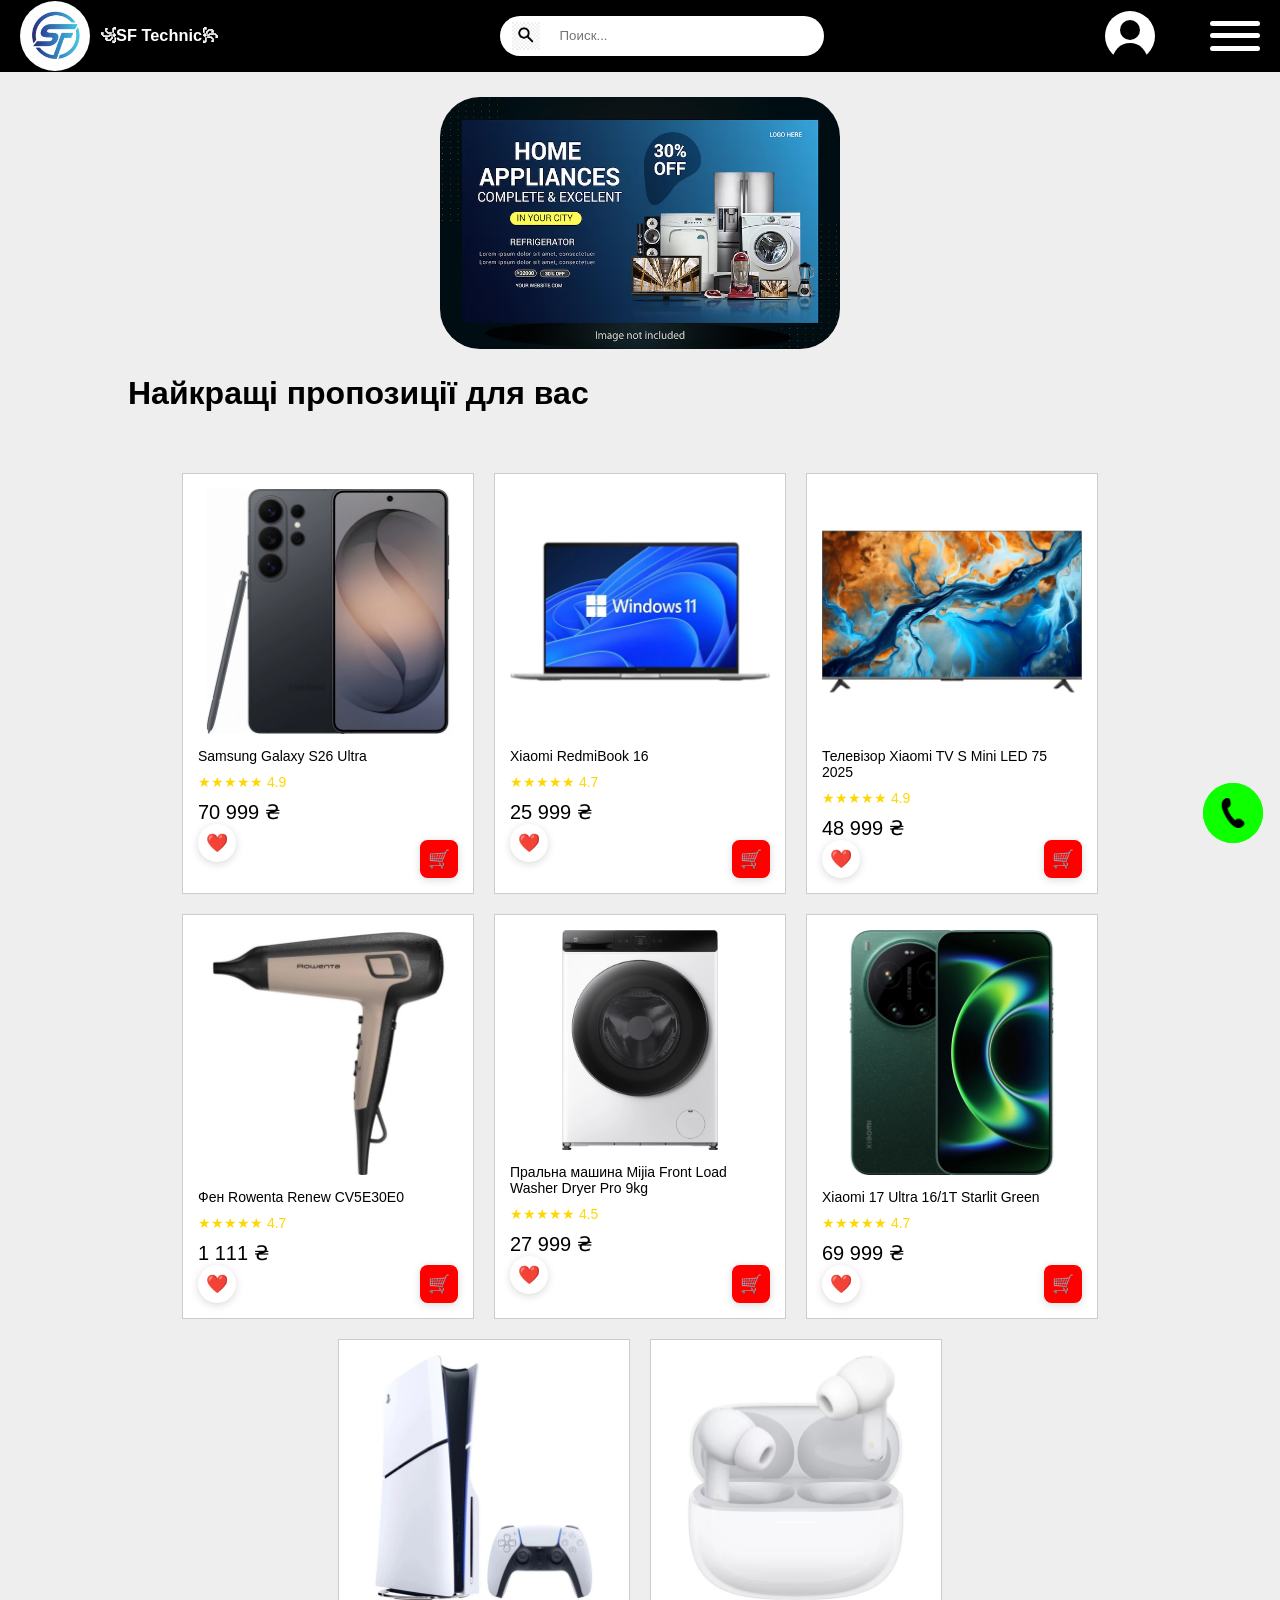
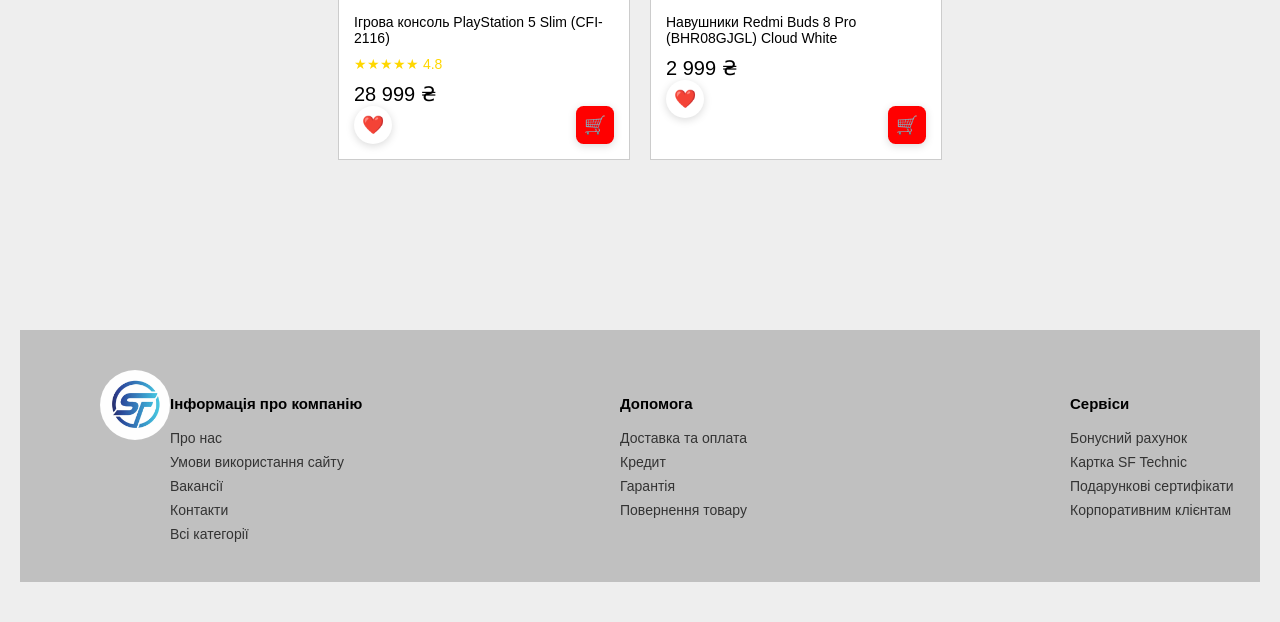
<file: Index.html>
<!DOCTYPE html>
<html lang="en">
<head  name="viewport" content="width=device-width, initial-scale=1.0">
    <meta charset="UTF-8">
    <meta name="viewport" content="width=device-width, initial-scale=1.0">
    <title>Інтернет магазин</title>
    <link rel="stylesheet" href="Index.css">
</head>
<body>

   <header class="header">

 <a href="Index.html" class="left">
    <div class="left">
        <img src="file/Логотип _SF_ в градієнті.png" class="logo">
        <span class="title"><h3>꧁SF Technic꧂</h3> </span>
    </div>
</a>
    <div class="center">
        <div class="search-box">
            <img src="file/pngtree-search-icon-image_1344447.jpg" class="icon">
            <input type="text" placeholder="Поиск...">
        </div>
    </div>
    <div class="right">
      <div class="user-icon"></div>
        <img src="file/account_avatar_face_man_people_profile_user_icon_123197.png" class="user">
        <div class="menu-btn">
    <span></span>
    <span></span>
    <span></span>
  </div>
    </div>
</header>
  <div class="img">
      <img src="file/home-appliances-product-design_1164355-520.avif" id="img">
  </div>
    <div>
      <h1 id="text">Найкращі пропозиції для вас</h1>
    </div>

    <div class="container">



    <!-- КАРТОЧКИ -->

<div class="card">
    <img src="file/sm-s948_galaxys26ultra_front_black_251120_result_1.webp">
    <div class="title"><a href="Samsung.html" class="card-link">Samsung Galaxy S26 Ultra</a></div>
    <div class="rating">★★★★★ 4.9</div>
    <div class="price">70 999 ₴</div>
    <button class="cart">🛒</button>
    <button class="fav">❤️</button>
</div>

<div class="card">
    <img src="file/file_131725004452.webp">
    <div class="title"><a href="Xiaomi RedmiBook 16.html" class="card-link">Xiaomi RedmiBook 16</a></div>
    <div class="rating">★★★★★ 4.7</div>
    <div class="price">25 999 ₴</div>
    <button class="cart">🛒</button>
    <button class="fav">❤️</button>
</div>

<div class="card">
    <img src="file/s_mini_led_75-front_.webp">
    <div class="title"><a href="Телевізор.html" class="card-link">Телевізор Xiaomi TV S Mini LED 75 2025</a></div>
    <div class="rating">★★★★★ 4.9</div>
    <div class="price">48 999 ₴</div>
    <button class="cart">🛒</button>
    <button class="fav">❤️</button>
</div>

<div class="card">
    <img src="file/597461487.webp">
    <div class="title"><a href="Фен Rowenta Renew CV5E30E0.html" class="card-link">Фен Rowenta Renew CV5E30E0</a></div>
    <div class="rating">★★★★★ 4.7</div>
    <div class="price">1 111 ₴</div>
    <button class="cart">🛒</button>
    <button class="fav">❤️</button>
</div>

<div class="card">
    <img src="file/mijia_front_load_washer_dryer_pro-front.webp">
    <div class="title"><a href="product6.html" class="card-link">Пральна машина Mijia Front Load Washer Dryer Pro 9kg</a></div>
    <div class="rating">★★★★★ 4.5</div>
    <div class="price">27 999 ₴</div>
    <button class="cart">🛒</button>
    <button class="fav">❤️</button>
</div>

<div class="card">
    <img src="file/green_p1.webp">
    <div class="title"><a href="Xiaomi.html" class="card-link">Xiaomi 17 Ultra 16/1T Starlit Green</a></div>
    <div class="rating">★★★★★ 4.7</div>
    <div class="price">69 999 ₴</div>
    <button class="cart">🛒</button>
    <button class="fav">❤️</button>
</div>



<div class="card">
    <img src="file/391885922_3_4.webp">
    <div class="title"><a href="PlayStation.html" class="card-link">Ігрова консоль PlayStation 5 Slim (CFI-2116)</a></div>
    <div class="rating">★★★★★ 4.8 </div>
    <div class="price">28 999 ₴</div>
    <button class="cart">🛒</button>
    <button class="fav">❤️</button>
</div>

<div class="card">
    <img src="file/p76-box_open-white.webp">
    <div class="title"><a href="Навушники Redmi Buds 8 Pro Cloud White.html" class="card-link">Навушники Redmi Buds 8 Pro (BHR08GJGL) Cloud White</a></div>
    <div class="price">2 999 ₴</div>
    <button class="cart">🛒</button>
    <button class="fav">❤️</button>
</div>

<div class="baba">
        <a class="baba" title="Если возныкли вопросы звоните" href="index1.html">
        <img src="file/free-icon-phone-receiver-31247.png" alt="" class="l">
        </a>
    </div> 



<footer>
    <div>
         <img src="file/Логотип _SF_ в градієнті.png" class="logo">
    </div>
    <div>
        <h5><b>Інформація про компанію</b></h5>
        <h6>Про нас</h6>
        <h6>Умови використання сайту</h6>
        <h6>Вакансії</h6>
        <h6>Контакти</h6>
        <h6>Всі категорії</h6>
    </div>
    <div>
        <h5><b>Допомога</b></h5>
        <h6>Доставка та оплата</h6>
        <h6>Кредит</h6>
        <h6>Гарантія</h6>
        <h6>Повернення товару</h6>
    </div>
  <div>
        <h5><b>Сервіси</b></h5>
        <h6>Бонусний рахунок</h6>
        <h6>Картка SF Technic</h6>
        <h6>Подарункові сертифікати</h6>
        <h6>Корпоративним клієнтам</h6>
    </div>
</footer>
</body>
</html>
</file>
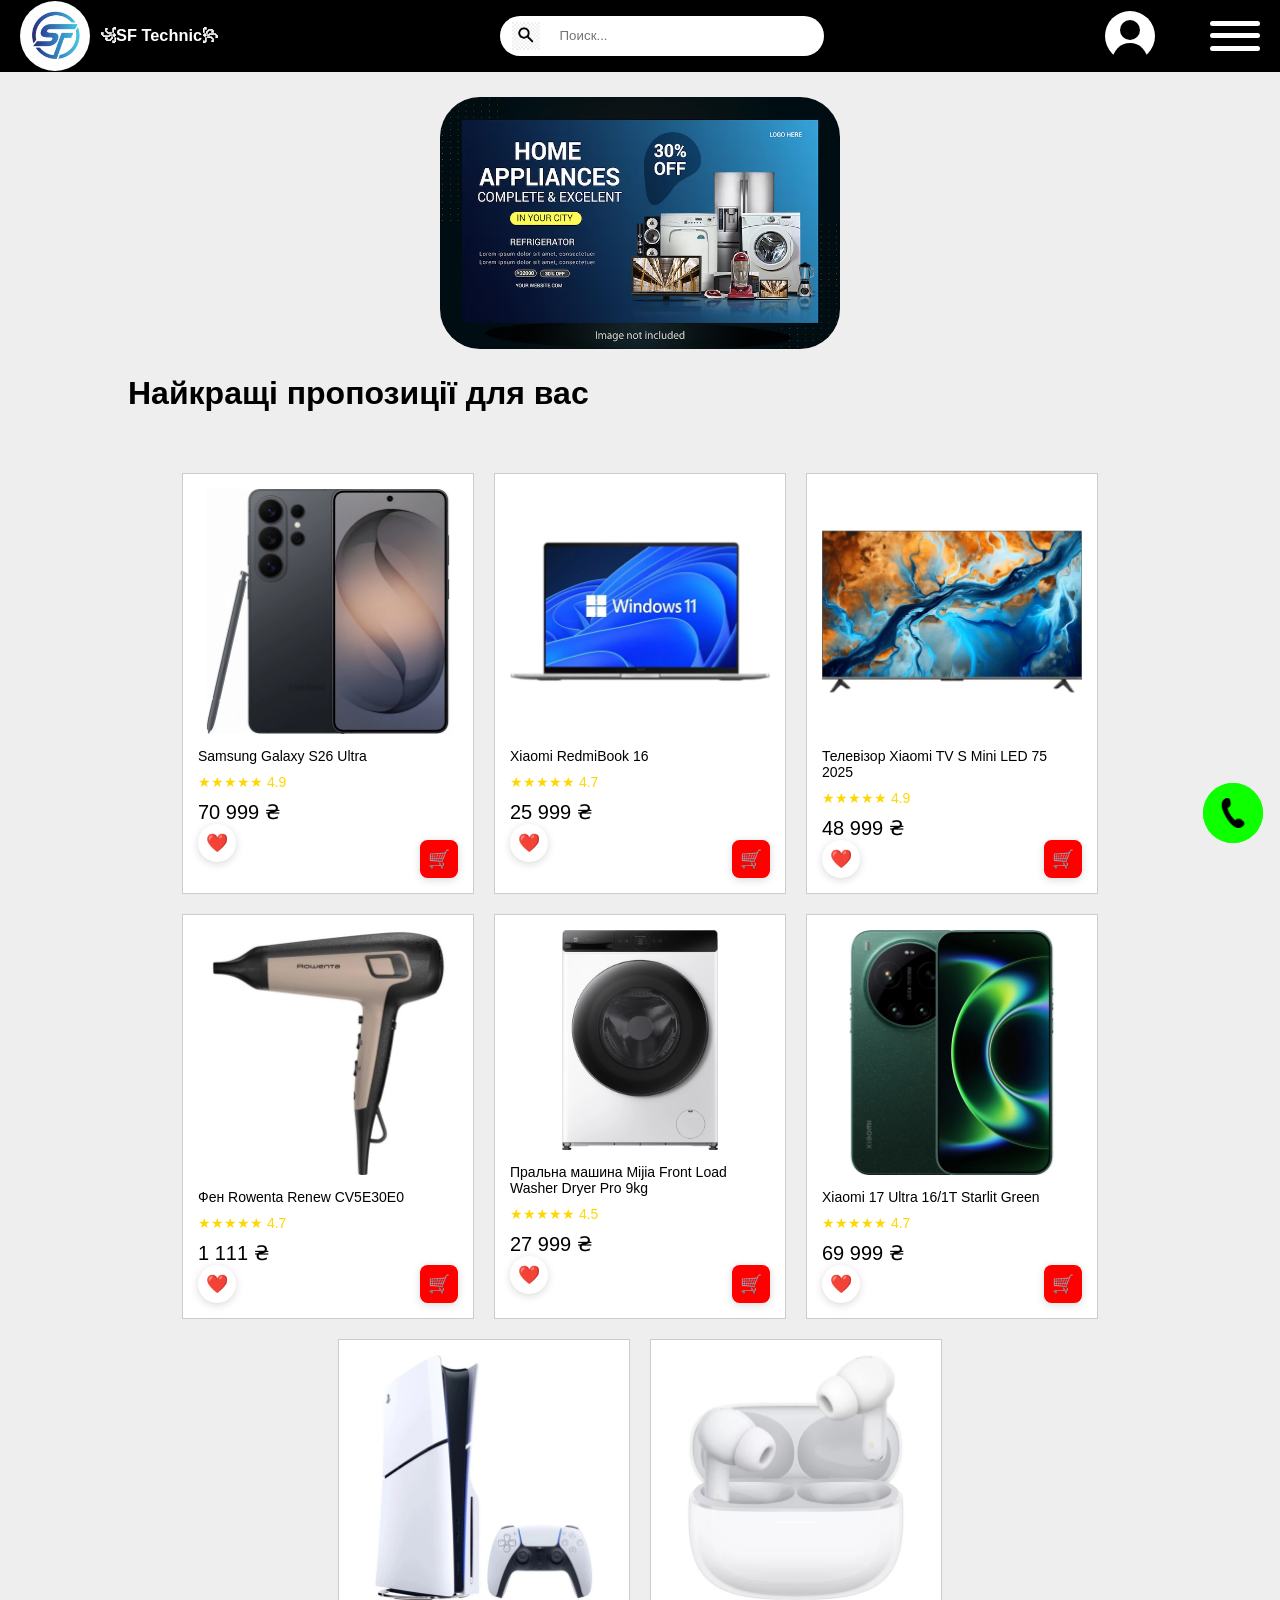
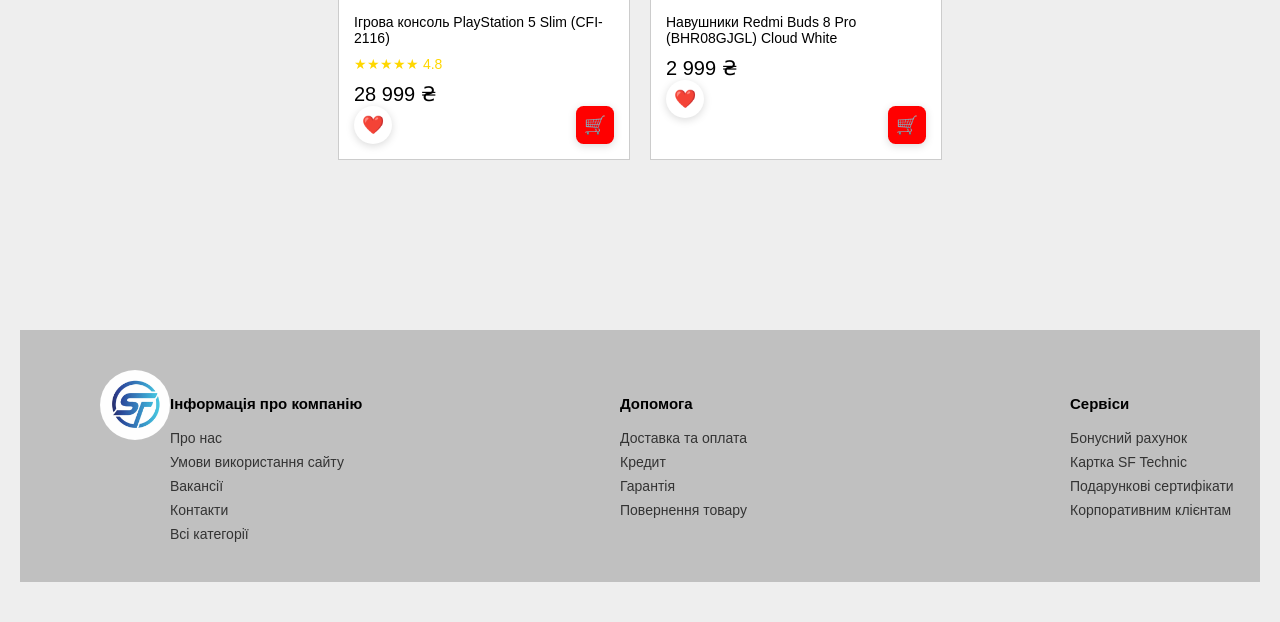
<file: index.html>
<!DOCTYPE html>
<html lang="en">
<head  name="viewport" content="width=device-width, initial-scale=1.0">
    <meta charset="UTF-8">
    <meta name="viewport" content="width=device-width, initial-scale=1.0">
    <title>Інтернет магазин</title>
    <link rel="stylesheet" href="Index.css">
</head>
<body>

   <header class="header">

 <a href="Index.html" class="left">
    <div class="left">
        <img src="file/Логотип _SF_ в градієнті.png" class="logo">
        <span class="title"><h3>꧁SF Technic꧂</h3> </span>
    </div>
</a>
    <div class="center">
        <div class="search-box">
            <img src="file/pngtree-search-icon-image_1344447.jpg" class="icon">
            <input type="text" placeholder="Поиск...">
        </div>
    </div>
    <div class="right">
      <div class="user-icon"></div>
        <img src="file/account_avatar_face_man_people_profile_user_icon_123197.png" class="user">
        <div class="menu-btn">
    <span></span>
    <span></span>
    <span></span>
  </div>
    </div>
</header>
  <div class="img">
      <img src="file/home-appliances-product-design_1164355-520.avif" id="img">
  </div>
    <div>
      <h1 id="text">Найкращі пропозиції для вас</h1>
    </div>

    <div class="container">



    <!-- КАРТОЧКИ -->

<div class="card">
    <img src="file/sm-s948_galaxys26ultra_front_black_251120_result_1.webp">
    <div class="title"><a href="Samsung.html" class="card-link">Samsung Galaxy S26 Ultra</a></div>
    <div class="rating">★★★★★ 4.9</div>
    <div class="price">70 999 ₴</div>
    <button class="cart">🛒</button>
    <button class="fav">❤️</button>
</div>

<div class="card">
    <img src="file/file_131725004452.webp">
    <div class="title"><a href="Xiaomi RedmiBook 16.html" class="card-link">Xiaomi RedmiBook 16</a></div>
    <div class="rating">★★★★★ 4.7</div>
    <div class="price">25 999 ₴</div>
    <button class="cart">🛒</button>
    <button class="fav">❤️</button>
</div>

<div class="card">
    <img src="file/s_mini_led_75-front_.webp">
    <div class="title"><a href="Телевізор.html" class="card-link">Телевізор Xiaomi TV S Mini LED 75 2025</a></div>
    <div class="rating">★★★★★ 4.9</div>
    <div class="price">48 999 ₴</div>
    <button class="cart">🛒</button>
    <button class="fav">❤️</button>
</div>

<div class="card">
    <img src="file/597461487.webp">
    <div class="title"><a href="Фен Rowenta Renew CV5E30E0.html" class="card-link">Фен Rowenta Renew CV5E30E0</a></div>
    <div class="rating">★★★★★ 4.7</div>
    <div class="price">1 111 ₴</div>
    <button class="cart">🛒</button>
    <button class="fav">❤️</button>
</div>

<div class="card">
    <img src="file/mijia_front_load_washer_dryer_pro-front.webp">
    <div class="title"><a href="product6.html" class="card-link">Пральна машина Mijia Front Load Washer Dryer Pro 9kg</a></div>
    <div class="rating">★★★★★ 4.5</div>
    <div class="price">27 999 ₴</div>
    <button class="cart">🛒</button>
    <button class="fav">❤️</button>
</div>

<div class="card">
    <img src="file/green_p1.webp">
    <div class="title"><a href="Xiaomi.html" class="card-link">Xiaomi 17 Ultra 16/1T Starlit Green</a></div>
    <div class="rating">★★★★★ 4.7</div>
    <div class="price">69 999 ₴</div>
    <button class="cart">🛒</button>
    <button class="fav">❤️</button>
</div>



<div class="card">
    <img src="file/391885922_3_4.webp">
    <div class="title"><a href="PlayStation.html" class="card-link">Ігрова консоль PlayStation 5 Slim (CFI-2116)</a></div>
    <div class="rating">★★★★★ 4.8 </div>
    <div class="price">28 999 ₴</div>
    <button class="cart">🛒</button>
    <button class="fav">❤️</button>
</div>

<div class="card">
    <img src="file/p76-box_open-white.webp">
    <div class="title"><a href="Навушники Redmi Buds 8 Pro Cloud White.html" class="card-link">Навушники Redmi Buds 8 Pro (BHR08GJGL) Cloud White</a></div>
    <div class="price">2 999 ₴</div>
    <button class="cart">🛒</button>
    <button class="fav">❤️</button>
</div>

<div class="baba">
        <a class="baba" title="Если возныкли вопросы звоните" href="index1.html">
        <img src="file/free-icon-phone-receiver-31247.png" alt="" class="l">
        </a>
    </div> 



<footer>
    <div>
         <img src="file/Логотип _SF_ в градієнті.png" class="logo">
    </div>
    <div>
        <h5><b>Інформація про компанію</b></h5>
        <h6>Про нас</h6>
        <h6>Умови використання сайту</h6>
        <h6>Вакансії</h6>
        <h6>Контакти</h6>
        <h6>Всі категорії</h6>
    </div>
    <div>
        <h5><b>Допомога</b></h5>
        <h6>Доставка та оплата</h6>
        <h6>Кредит</h6>
        <h6>Гарантія</h6>
        <h6>Повернення товару</h6>
    </div>
  <div>
        <h5><b>Сервіси</b></h5>
        <h6>Бонусний рахунок</h6>
        <h6>Картка SF Technic</h6>
        <h6>Подарункові сертифікати</h6>
        <h6>Корпоративним клієнтам</h6>
    </div>
</footer>
</body>
</html>
</file>
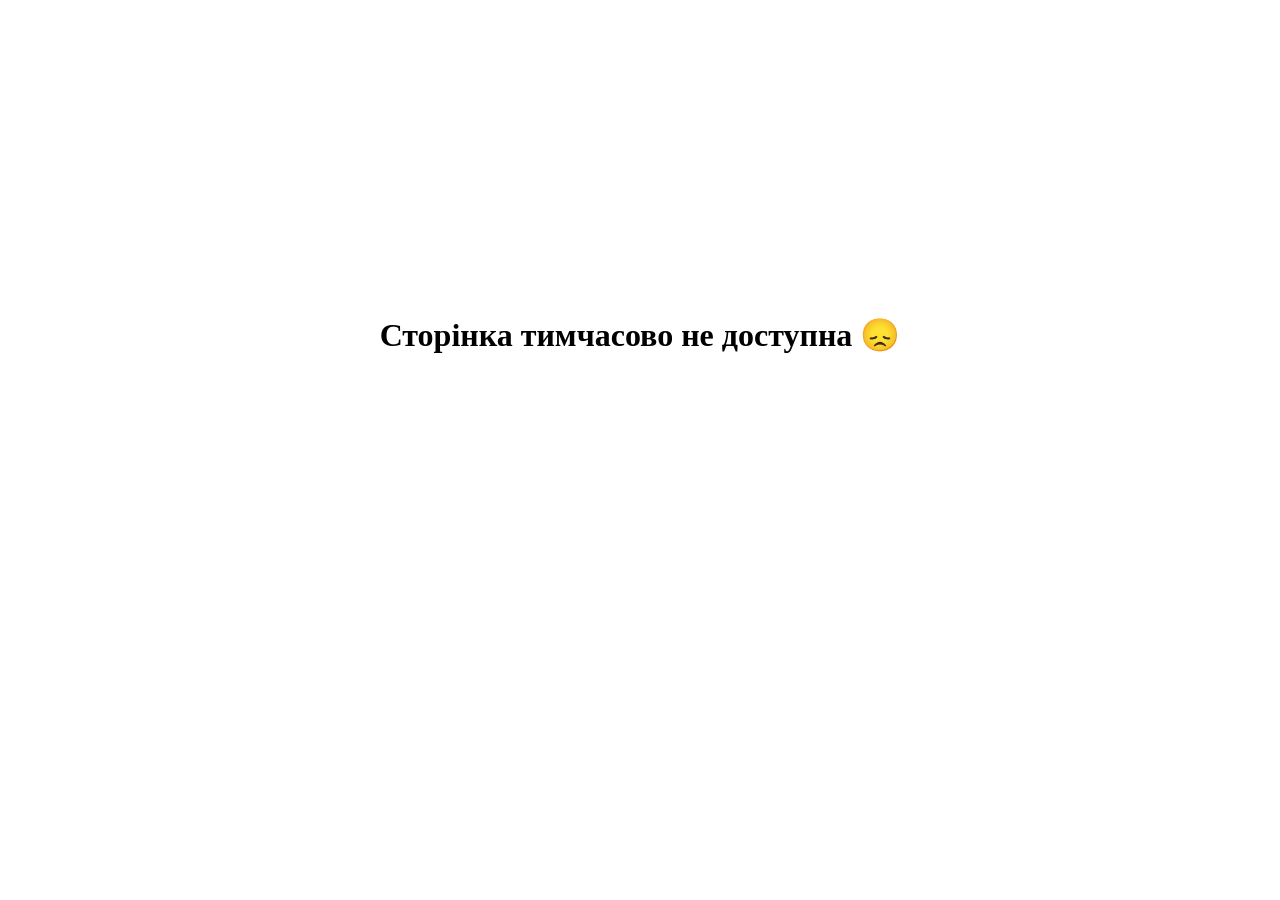
<file: index1.html>
<!DOCTYPE html>
<html lang="en">
<head>
    <meta charset="UTF-8">
    <meta name="viewport" content="width=device-width, initial-scale=1.0">
    <title>Document</title>
    <style>
        .q{
            text-align: center;
            margin-top: 25%;
        }
    </style>
</head>
<body>
    <div class="q">
        <h1>Сторінка тимчасово не доступна 😞</h1>
    </div> 
</body>
</html>
</file>
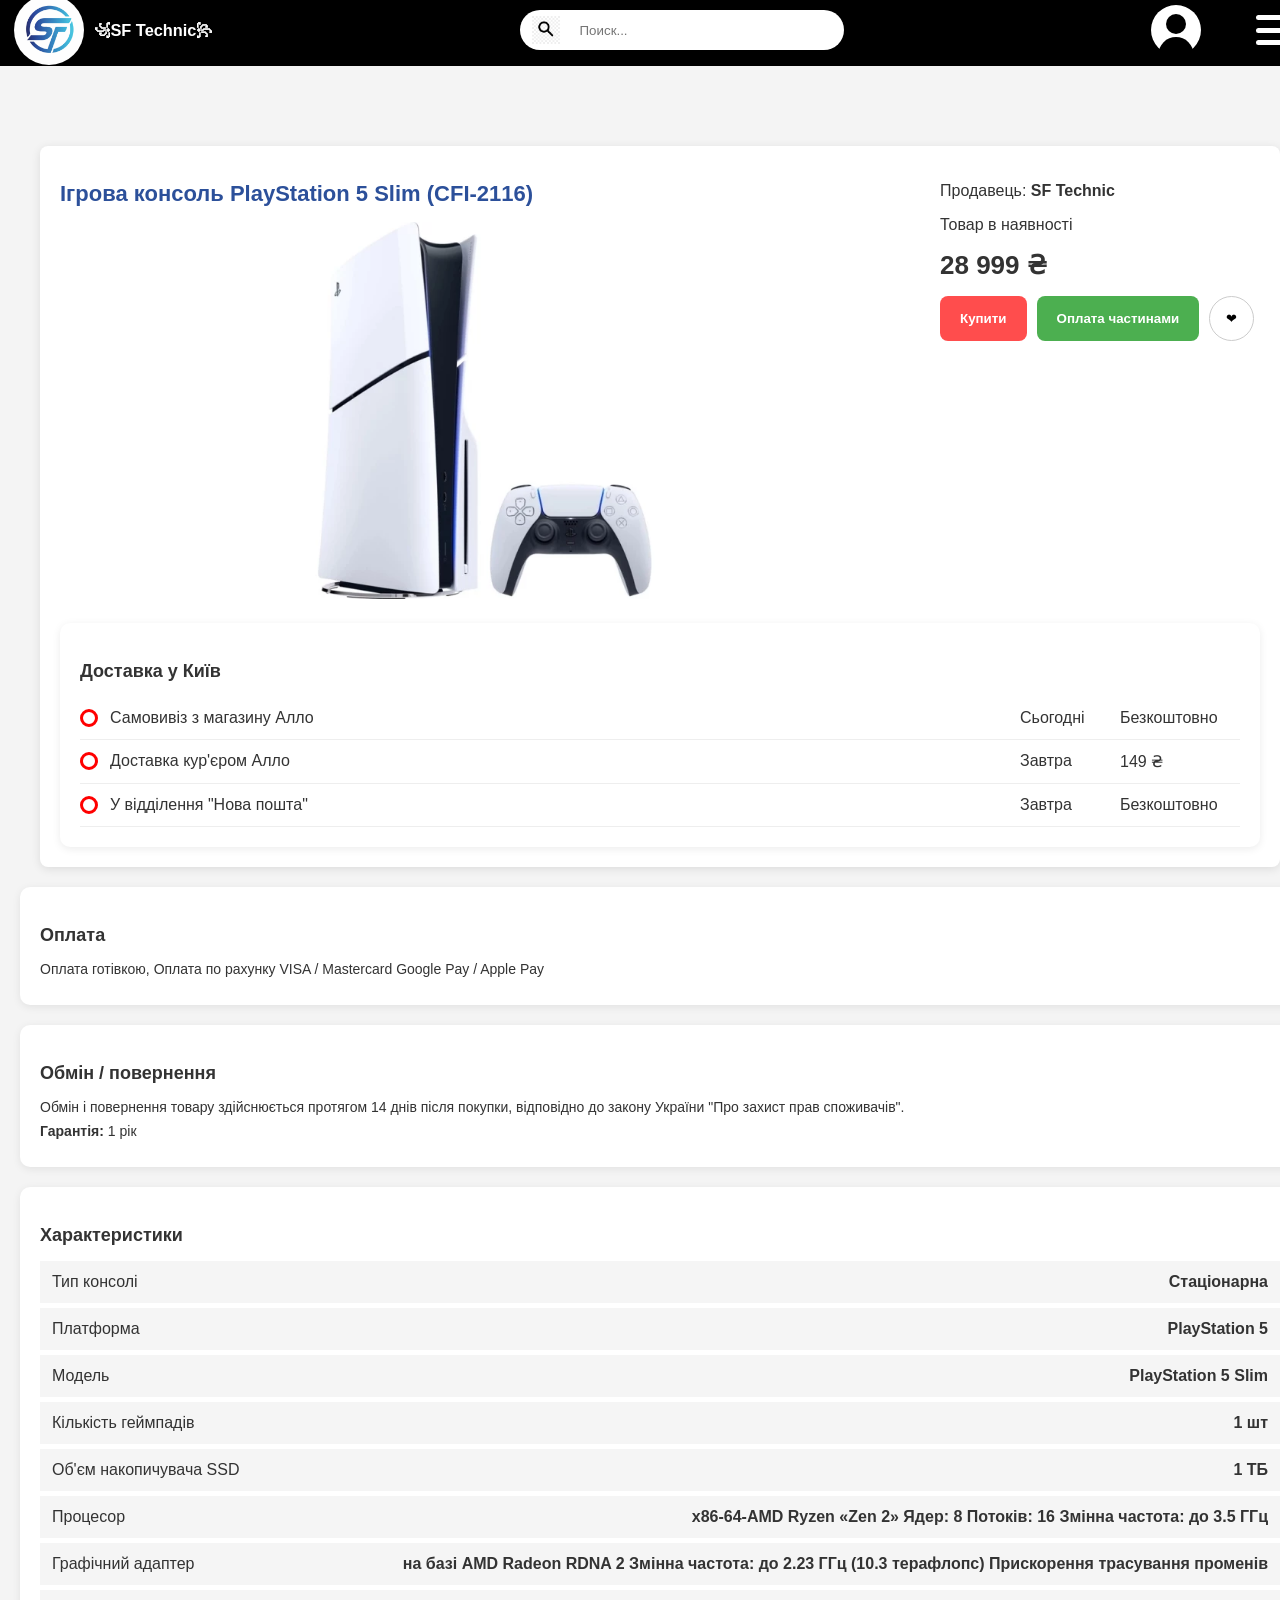
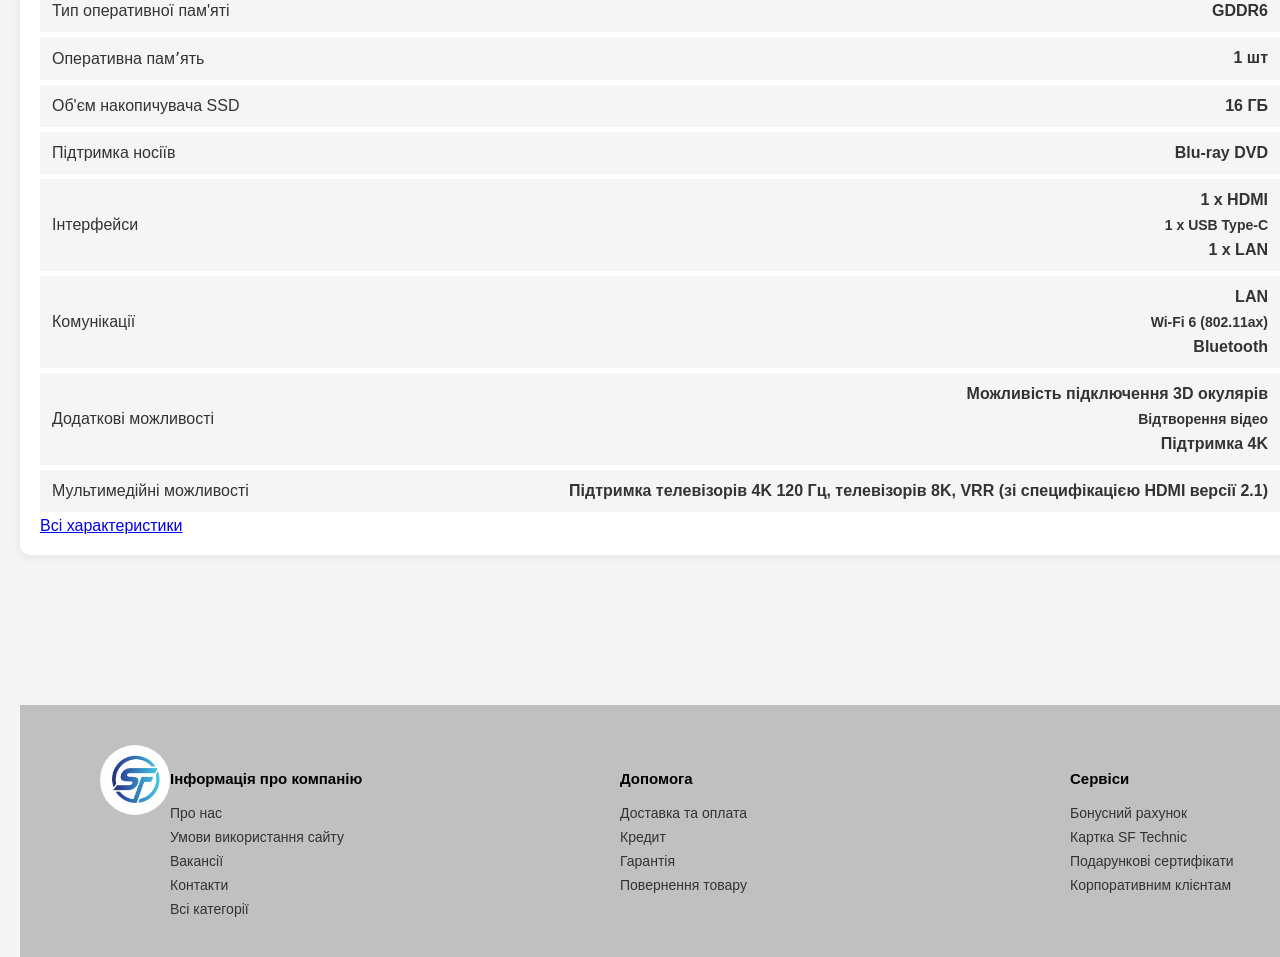
<file: PlayStation.html>
<!DOCTYPE html>
<html lang="en">
<head  name="viewport" content="width=device-width, initial-scale=1.0">
    <meta charset="UTF-8">
    <meta name="viewport" content="width=device-width, initial-scale=1.0">
    <title>Інтернет магазин</title>
    <link rel="stylesheet" href="Index.css">
  
    <style>
     body {
    font-family: Arial, sans-serif;
    background-color: #f4f4f4;
    padding: 20px;
    color: #333;
}
#header{
    margin-left: -2%;
   margin-top: -2%;
   margin-right: -2%;
    background: #000;
    color: #fff;
    display: flex;
    align-items: center;
    justify-content: space-between;
    padding: 0px 20px;
    
}
/* ОБЩЕЕ */
.product-container {
    width: 100%;
    max-width: 1200px;
    margin: auto;
    background: #fff;
    border-radius: 8px;
    box-shadow: 0 2px 10px rgba(0,0,0,0.1);
    margin-top: 80px;
    padding: 20px;
}

/* ВЕРХНИЙ БЛОК */
.product-top {
    display: flex;
    gap: 30px;
}

/* ЛЕВАЯ ЧАСТЬ */
.product-main {
    flex: 1;
}

.product-title {
    font-size: 22px;
    color: #2c509a;
    margin-bottom: 15px;
}

.image-wrapper {
    text-align: center;
}

.image-wrapper img {
    width: 100%;
    max-width: 400px;
}

/* ПРАВАЯ ЧАСТЬ */
.purchase-section {
    width: 320px;
}

.price {
    font-size: 26px;
    font-weight: bold;
    margin: 15px 0;
}

.button-group {
    display: flex;
    gap: 10px;
    flex-wrap: wrap;
}

/* КНОПКИ */
.btn {
    padding: 12px 20px;
    border-radius: 8px;
    border: none;
    font-weight: bold;
    cursor: pointer;
}

.btn-buy {
    background: #ff4d4d;
    color: white;
}

.btn-credit {
    background: #4CAF50;
    color: white;
}

.btn-wishlist {
    width: 45px;
    height: 45px;
    border-radius: 50%;
    border: 1px solid #ccc;
    background: white;
    cursor: pointer;
}

/* БЛОКИ */
.info-block {
    margin-top: 30px;
}

/* ДОСТАВКА */
.delivery-item {
    display: grid;
    grid-template-columns: 2fr 1fr 1fr;
    padding: 10px 0;
    border-bottom: 1px solid #eee;
}

/* ХАРАКТЕРИСТИКИ */
.specs-table {
    width: 100%;
    border-collapse: collapse;
}

.specs-table td {
    padding: 12px;
    background: #f5f5f5;
    border-bottom: 5px solid white;
}

.specs-table td:last-child {
    text-align: right;
    font-weight: bold;
}

/* 📱 МОБИЛКА */
@media (max-width: 768px) {

    .product-top {
        flex-direction: column;
    }

    .purchase-section {
        width: 100%;
    }

    .image-wrapper img {
        max-width: 100%;
    }

    .button-group {
        flex-direction: column;
    }

    .btn {
        width: 100%;
    }

}

.info-block {
    margin-top: 20px;
    background: white;
    border-radius: 10px;
    padding: 20px;
    box-shadow: 0 2px 8px rgba(0,0,0,0.08);
}

/* заголовки */
.info-block h3 {
    margin-bottom: 15px;
    font-size: 18px;
}

/* текст внутри */
.info-block p {
    margin: 8px 0;
    font-size: 14px;
}

/* доставка строки */
.delivery-item {
    display: grid;
    grid-template-columns: 30px 1fr 100px 120px;
    align-items: center;
    padding: 12px 0;
    border-bottom: 1px solid #eee;
}

/* кружочек */
.delivery-item::before {
    content: "";
    width: 12px;
    height: 12px;
    border: 3px solid red;
    border-radius: 50%;
    display: inline-block;
}

/* мобильная версия */
@media (max-width: 768px) {
    .delivery-item {
        grid-template-columns: 20px 1fr;
        row-gap: 5px;
    }

    .delivery-time,
    .delivery-price {
        grid-column: 2;
    }
}
    </style>
</head>
<body>
      <header id="header">

 <a href="Index.html" class="left">
    <div class="left">
        <img src="file/Логотип _SF_ в градієнті.png" class="logo">
        <span class="title"><h3>꧁SF Technic꧂</h3> </span>
    </div>
</a>
    <div class="center">
        <div class="search-box">
            <img src="file/pngtree-search-icon-image_1344447.jpg" class="icon">
            <input type="text" placeholder="Поиск...">
        </div>
    </div>
    <div class="right">
      <div class="user-icon"></div>
        <img src="file/account_avatar_face_man_people_profile_user_icon_123197.png" class="user">
        <div class="menu-btn">
    <span></span>
    <span></span> 
    <span></span>
  </div>
    </div>
</header>


<div class="product-container">

    <div class="product-top"> <!-- НОВЫЙ БЛОК -->

        <div class="product-main">
            <h1 class="product-title">Ігрова консоль PlayStation 5 Slim (CFI-2116)</h1>
            <div class="image-wrapper">
                <img src="file/391885922_3_4.webp">
            </div>
        </div>

        <div class="purchase-section">
            <p class="seller">Продавець: <strong>SF Technic</strong></p>
            <p class="status">Товар в наявності</p>
            <div class="price">28 999 ₴</div>

            <div class="button-group">
                <button class="btn btn-buy">Купити</button>
                <button class="btn btn-credit">Оплата частинами</button>
                <button class="btn-wishlist">❤</button>
            </div>
        </div>

    </div>

    <div class="info-block">
        <h3>Доставка у Київ</h3>
        <div class="delivery-item">
            <span>Самовивіз з магазину Алло</span>
            <span class="delivery-time">Сьогодні</span>
            <span class="delivery-price">Безкоштовно</span>
        </div>
        <div class="delivery-item">
            <span>Доставка кур'єром Алло</span>
            <span class="delivery-time">Завтра</span>
            <span class="delivery-price">149 ₴</span>
        </div>
        <div class="delivery-item">
            <span>У відділення "Нова пошта"</span>
            <span class="delivery-time">Завтра</span>
            <span class="delivery-price">Безкоштовно</span>
        </div>
    </div>
   
</div>

<!-- 💳 ОПЛАТА -->
<div class="info-block">
    <h3>Оплата</h3>
    <p>Оплата готівкою, Оплата по рахунку VISA / Mastercard Google Pay / Apple Pay</p>
</div>

<!-- 🔁 ОБМЕН -->
<div class="info-block">
    <h3>Обмін / повернення</h3>
    <p>
        Обмін і повернення товару здійснюється протягом 14 днів після покупки,
        відповідно до закону України "Про захист прав споживачів".
    </p>
    <p><strong>Гарантія:</strong> 1 рік</p>
</div>


    <div class="info-block">
        <h3>Характеристики</h3>
        <table class="specs-table">
            <tr>
                <td>Тип консолі</td>
                <td>Стаціонарна</td>
            </tr>
            <tr>
                <td>Платформа</td>
                <td>PlayStation 5</td>
            </tr>
            <tr>
                <td>Модель</td>
                <td>PlayStation 5 Slim</td>
            </tr>
            <tr>
                <td>Кількість геймпадів</td>
                <td>1 шт</td>
            </tr>
            <tr>
                <td>Об'єм накопичувача SSD</td>
                <td>1 ТБ</td>
            </tr>
            <tr>
                <td>Процесор</td>
                <td>x86-64-AMD Ryzen «Zen 2»
Ядер: 8
Потоків: 16
Змінна частота: до 3.5 ГГц</td>
            </tr>
            <tr>
                <td>Графічний адаптер</td>
                <td>на базі AMD Radeon RDNA 2
Змінна частота: до 2.23 ГГц (10.3 терафлопс)
Прискорення трасування променів</td>
            </tr>
            <tr>
                <td>Тип оперативної пам'яті</td>
                <td>GDDR6</td>
            </tr>
            <tr>
                <td>Оперативна памʼять</td>
                <td>1 шт</td>
            </tr>
            <tr>
                <td>Об'єм накопичувача SSD</td>
                <td>16 ГБ</td>
            </tr>
            <tr>
                <td>Підтримка носіїв</td>
                <td>Blu-ray

DVD</td>
            </tr>
            <tr>
                <td>Інтерфейси</td>
                <td>1 x HDMI
<p>1 x USB Type-C</p>
1 x LAN</td>
            </tr>
            <tr>
                <td>Комунікації</td>
                <td>LAN
<p>Wi-Fi 6 (802.11ax)</p>
Bluetooth</td>
            </tr>
            <tr>
                <td>Додаткові можливості</td>
                <td>Можливість підключення 3D окулярів

<p>Відтворення відео</p>

Підтримка 4K</td>
            </tr>
            <tr>
                <td>Мультимедійні можливості</td>
                <td>Підтримка телевізорів 4K 120 Гц, телевізорів 8K, VRR (зі специфікацією HDMI версії 2.1)</td>
            </tr>
        </table>
        <a href="#" class="more-link">Всі характеристики</a>
    </div>
</div>





<footer>
    <div>
         <img src="file/Логотип _SF_ в градієнті.png" class="logo">
    </div>
    <div>
        <h5><b>Інформація про компанію</b></h5>
        <h6>Про нас</h6>
        <h6>Умови використання сайту</h6>
        <h6>Вакансії</h6>
        <h6>Контакти</h6>
        <h6>Всі категорії</h6>
    </div>
    <div>
        <h5><b>Допомога</b></h5>
        <h6>Доставка та оплата</h6>
        <h6>Кредит</h6>
        <h6>Гарантія</h6>
        <h6>Повернення товару</h6>
    </div>
  <div>
        <h5><b>Сервіси</b></h5>
        <h6>Бонусний рахунок</h6>
        <h6>Картка SF Technic</h6>
        <h6>Подарункові сертифікати</h6>
        <h6>Корпоративним клієнтам</h6>
    </div>
</footer>

</body>
</html>
</file>
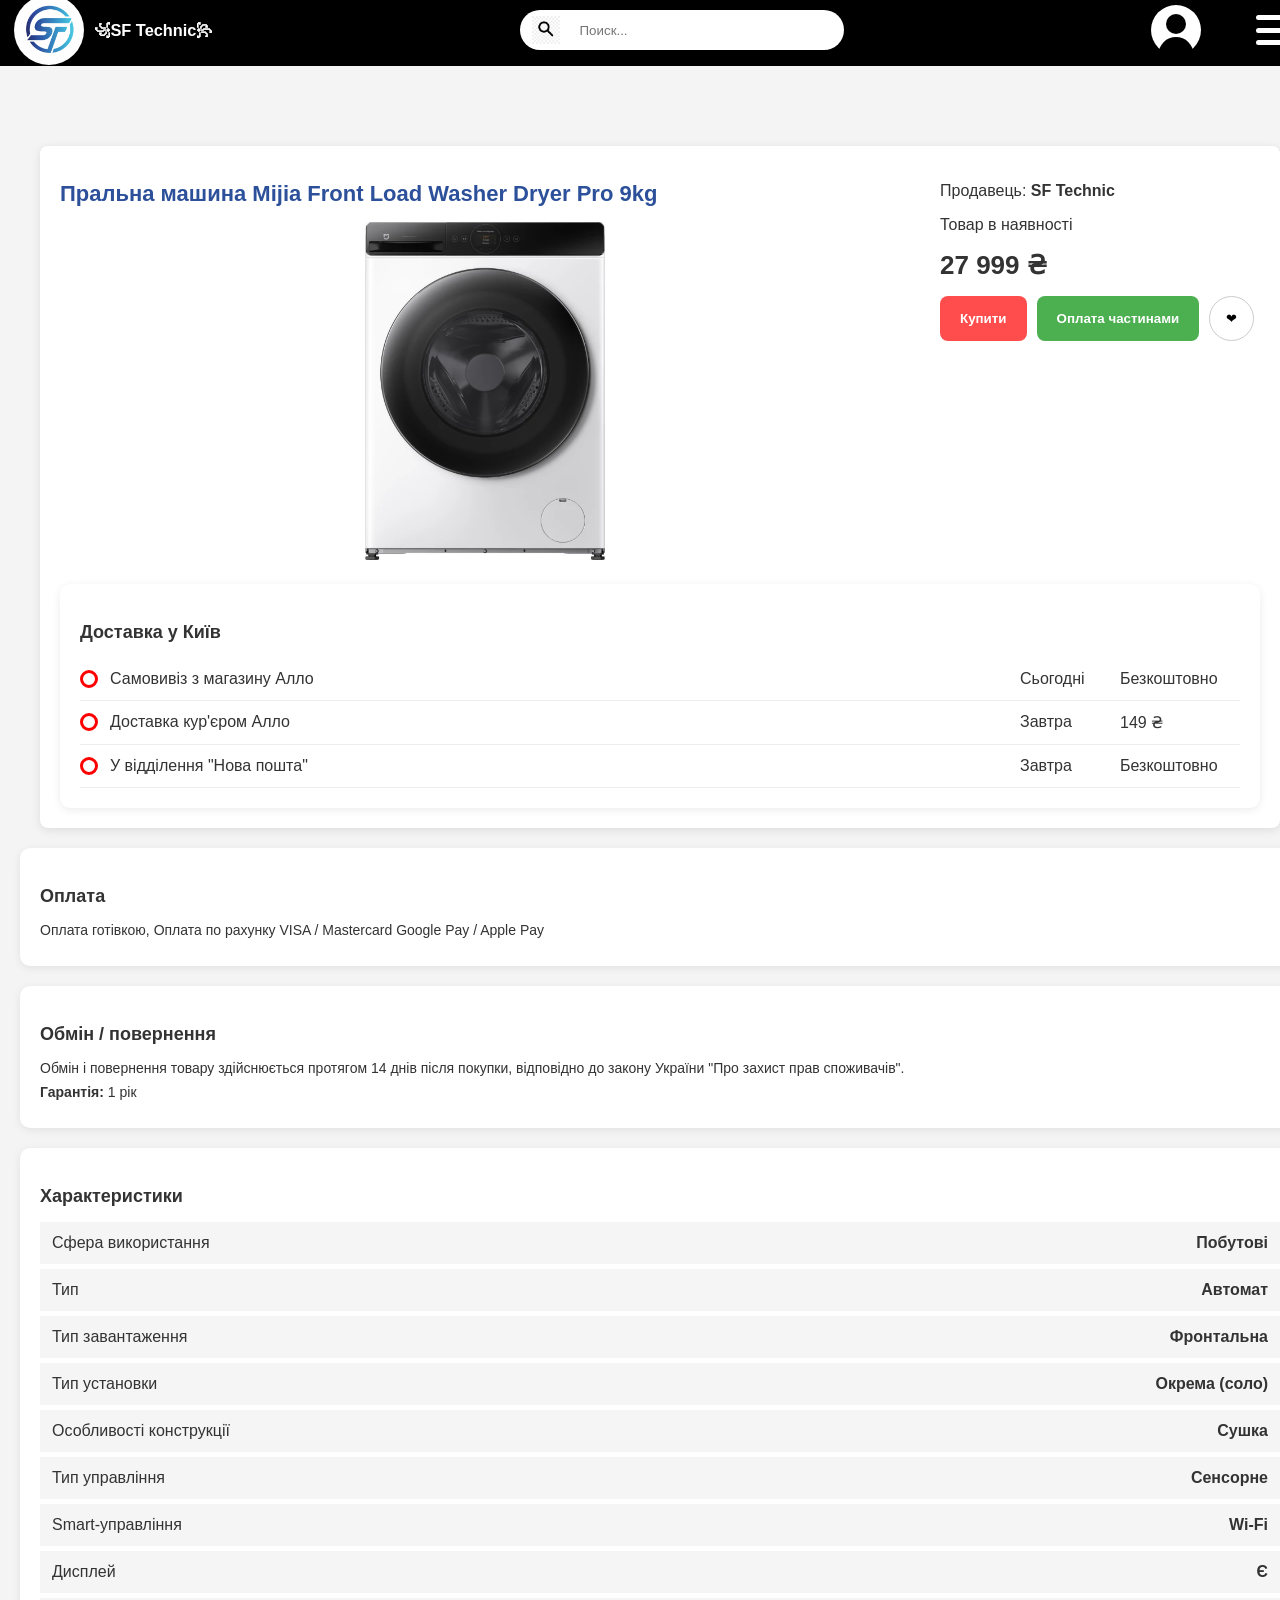
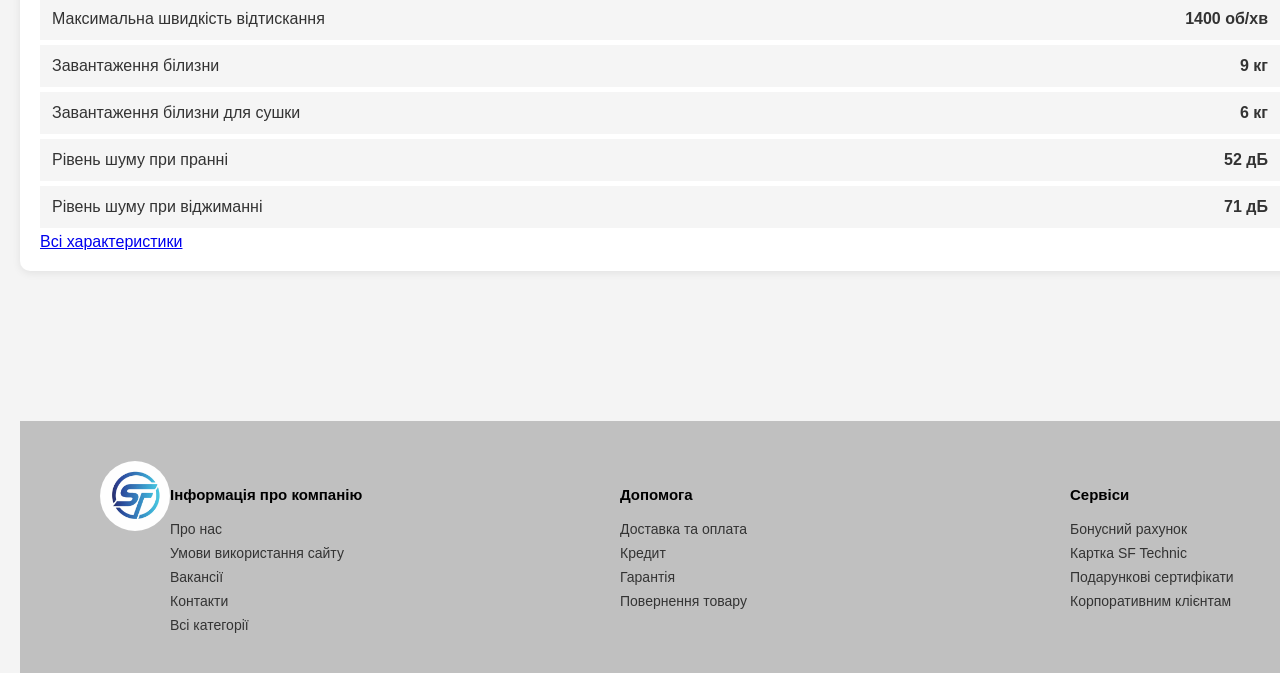
<file: product6.html>
<!DOCTYPE html>
<html lang="en">
<head  name="viewport" content="width=device-width, initial-scale=1.0">
    <meta charset="UTF-8">
    <meta name="viewport" content="width=device-width, initial-scale=1.0">
    <title>Інтернет магазин</title>
    <link rel="stylesheet" href="Index.css">
  
    <style>
     body {
    font-family: Arial, sans-serif;
    background-color: #f4f4f4;
    padding: 20px;
    color: #333;
}
#header{
    margin-left: -2%;
   margin-top: -2%;
   margin-right: -2%;
    background: #000;
    color: #fff;
    display: flex;
    align-items: center;
    justify-content: space-between;
    padding: 0px 20px;
    
}
/* ОБЩЕЕ */
.product-container {
    width: 100%;
    max-width: 1200px;
    margin: auto;
    background: #fff;
    border-radius: 8px;
    box-shadow: 0 2px 10px rgba(0,0,0,0.1);
    margin-top: 80px;
    padding: 20px;
}

/* ВЕРХНИЙ БЛОК */
.product-top {
    display: flex;
    gap: 30px;
}

/* ЛЕВАЯ ЧАСТЬ */
.product-main {
    flex: 1;
}

.product-title {
    font-size: 22px;
    color: #2c509a;
    margin-bottom: 15px;
}

.image-wrapper {
    text-align: center;
}

.image-wrapper img {
    width: 100%;
    max-width: 400px;
}

/* ПРАВАЯ ЧАСТЬ */
.purchase-section {
    width: 320px;
}

.price {
    font-size: 26px;
    font-weight: bold;
    margin: 15px 0;
}

.button-group {
    display: flex;
    gap: 10px;
    flex-wrap: wrap;
}

/* КНОПКИ */
.btn {
    padding: 12px 20px;
    border-radius: 8px;
    border: none;
    font-weight: bold;
    cursor: pointer;
}

.btn-buy {
    background: #ff4d4d;
    color: white;
}

.btn-credit {
    background: #4CAF50;
    color: white;
}

.btn-wishlist {
    width: 45px;
    height: 45px;
    border-radius: 50%;
    border: 1px solid #ccc;
    background: white;
    cursor: pointer;
}

/* БЛОКИ */
.info-block {
    margin-top: 30px;
}

/* ДОСТАВКА */
.delivery-item {
    display: grid;
    grid-template-columns: 2fr 1fr 1fr;
    padding: 10px 0;
    border-bottom: 1px solid #eee;
}

/* ХАРАКТЕРИСТИКИ */
.specs-table {
    width: 100%;
    border-collapse: collapse;
}

.specs-table td {
    padding: 12px;
    background: #f5f5f5;
    border-bottom: 5px solid white;
}

.specs-table td:last-child {
    text-align: right;
    font-weight: bold;
}

/* 📱 МОБИЛКА */
@media (max-width: 768px) {

    .product-top {
        flex-direction: column;
    }

    .purchase-section {
        width: 100%;
    }

    .image-wrapper img {
        max-width: 100%;
    }

    .button-group {
        flex-direction: column;
    }

    .btn {
        width: 100%;
    }

}

.info-block {
    margin-top: 20px;
    background: white;
    border-radius: 10px;
    padding: 20px;
    box-shadow: 0 2px 8px rgba(0,0,0,0.08);
}

/* заголовки */
.info-block h3 {
    margin-bottom: 15px;
    font-size: 18px;
}

/* текст внутри */
.info-block p {
    margin: 8px 0;
    font-size: 14px;
}

/* доставка строки */
.delivery-item {
    display: grid;
    grid-template-columns: 30px 1fr 100px 120px;
    align-items: center;
    padding: 12px 0;
    border-bottom: 1px solid #eee;
}

/* кружочек */
.delivery-item::before {
    content: "";
    width: 12px;
    height: 12px;
    border: 3px solid red;
    border-radius: 50%;
    display: inline-block;
}

/* мобильная версия */
@media (max-width: 768px) {
    .delivery-item {
        grid-template-columns: 20px 1fr;
        row-gap: 5px;
    }

    .delivery-time,
    .delivery-price {
        grid-column: 2;
    }
}
    </style>
</head>
<body>
      <header id="header">

 <a href="Index.html" class="left">
    <div class="left">
        <img src="file/Логотип _SF_ в градієнті.png" class="logo">
        <span class="title"><h3>꧁SF Technic꧂</h3> </span>
    </div>
</a>
    <div class="center">
        <div class="search-box">
            <img src="file/pngtree-search-icon-image_1344447.jpg" class="icon">
            <input type="text" placeholder="Поиск...">
        </div>
    </div>
    <div class="right">
      <div class="user-icon"></div>
        <img src="file/account_avatar_face_man_people_profile_user_icon_123197.png" class="user">
        <div class="menu-btn">
    <span></span>
    <span></span> 
    <span></span>
  </div>
    </div>
</header>


<div class="product-container">

    <div class="product-top"> <!-- НОВЫЙ БЛОК -->

        <div class="product-main">
            <h1 class="product-title">Пральна машина Mijia Front Load Washer Dryer Pro 9kg</h1>
            <div class="image-wrapper">
                <img src="file/mijia_front_load_washer_dryer_pro-front.webp ">
            </div>
        </div>

        <div class="purchase-section">
            <p class="seller">Продавець: <strong>SF Technic</strong></p>
            <p class="status">Товар в наявності</p>
            <div class="price">27 999 ₴</div>

            <div class="button-group">
                <button class="btn btn-buy">Купити</button>
                <button class="btn btn-credit">Оплата частинами</button>
                <button class="btn-wishlist">❤</button>
            </div>
        </div>

    </div>

    <div class="info-block">
        <h3>Доставка у Київ</h3>
        <div class="delivery-item">
            <span>Самовивіз з магазину Алло</span>
            <span class="delivery-time">Сьогодні</span>
            <span class="delivery-price">Безкоштовно</span>
        </div>
        <div class="delivery-item">
            <span>Доставка кур'єром Алло</span>
            <span class="delivery-time">Завтра</span>
            <span class="delivery-price">149 ₴</span>
        </div>
        <div class="delivery-item">
            <span>У відділення "Нова пошта"</span>
            <span class="delivery-time">Завтра</span>
            <span class="delivery-price">Безкоштовно</span>
        </div>
    </div>
   
</div>

<!-- 💳 ОПЛАТА -->
<div class="info-block">
    <h3>Оплата</h3>
    <p>Оплата готівкою, Оплата по рахунку VISA / Mastercard Google Pay / Apple Pay</p>
</div>

<!-- 🔁 ОБМЕН -->
<div class="info-block">
    <h3>Обмін / повернення</h3>
    <p>
        Обмін і повернення товару здійснюється протягом 14 днів після покупки,
        відповідно до закону України "Про захист прав споживачів".
    </p>
    <p><strong>Гарантія:</strong> 1 рік</p>
</div>


    <div class="info-block">
        <h3>Характеристики</h3>
        <table class="specs-table">
            <tr>
                <td>Сфера використання</td>
                <td>Побутові</td>
            </tr>
            <tr>
                <td>Тип</td>
                <td>Автомат</td>
            </tr>
            <tr>
                <td>Тип завантаження</td>
                <td>Фронтальна</td>
            </tr>
            <tr>
                <td>Тип установки</td>
                <td>Окрема (соло)</td>
            </tr>
            <tr>
                <td>Особливості конструкції</td>
                <td>Сушка</td>
            </tr>
            <tr>
                <td>Тип управління</td>
                <td>Сенсорне</td>
            </tr>
            <tr>
                <td>Smart-управління</td>
                <td>Wi-Fi</td>
            </tr>
            <tr>
                <td>Дисплей</td>
                <td>Є</td>
            </tr>
            <tr>
                <td>Максимальна швидкість відтискання</td>
                <td>1400 об/хв</td>
            </tr>
            <tr>
                <td>Завантаження білизни</td>
                <td>9 кг</td>
            </tr>
            <tr>
                <td>Завантаження білизни для сушки</td>
                <td>6 кг</td>
            </tr>
            <tr>
                <td>Рівень шуму при пранні</td>
                <td>52 дБ</td>
            </tr>
            <tr>
                <td>Рівень шуму при віджиманні</td>
                <td>71 дБ</td>
            
            </tr>
        </table>
        <a href="#" class="more-link">Всі характеристики</a>
    </div>
</div>





<footer>
    <div>
         <img src="file/Логотип _SF_ в градієнті.png" class="logo">
    </div>
    <div>
        <h5><b>Інформація про компанію</b></h5>
        <h6>Про нас</h6>
        <h6>Умови використання сайту</h6>
        <h6>Вакансії</h6>
        <h6>Контакти</h6>
        <h6>Всі категорії</h6>
    </div>
    <div>
        <h5><b>Допомога</b></h5>
        <h6>Доставка та оплата</h6>
        <h6>Кредит</h6>
        <h6>Гарантія</h6>
        <h6>Повернення товару</h6>
    </div>
  <div>
        <h5><b>Сервіси</b></h5>
        <h6>Бонусний рахунок</h6>
        <h6>Картка SF Technic</h6>
        <h6>Подарункові сертифікати</h6>
        <h6>Корпоративним клієнтам</h6>
    </div>
</footer>

</body>
</html>
</file>
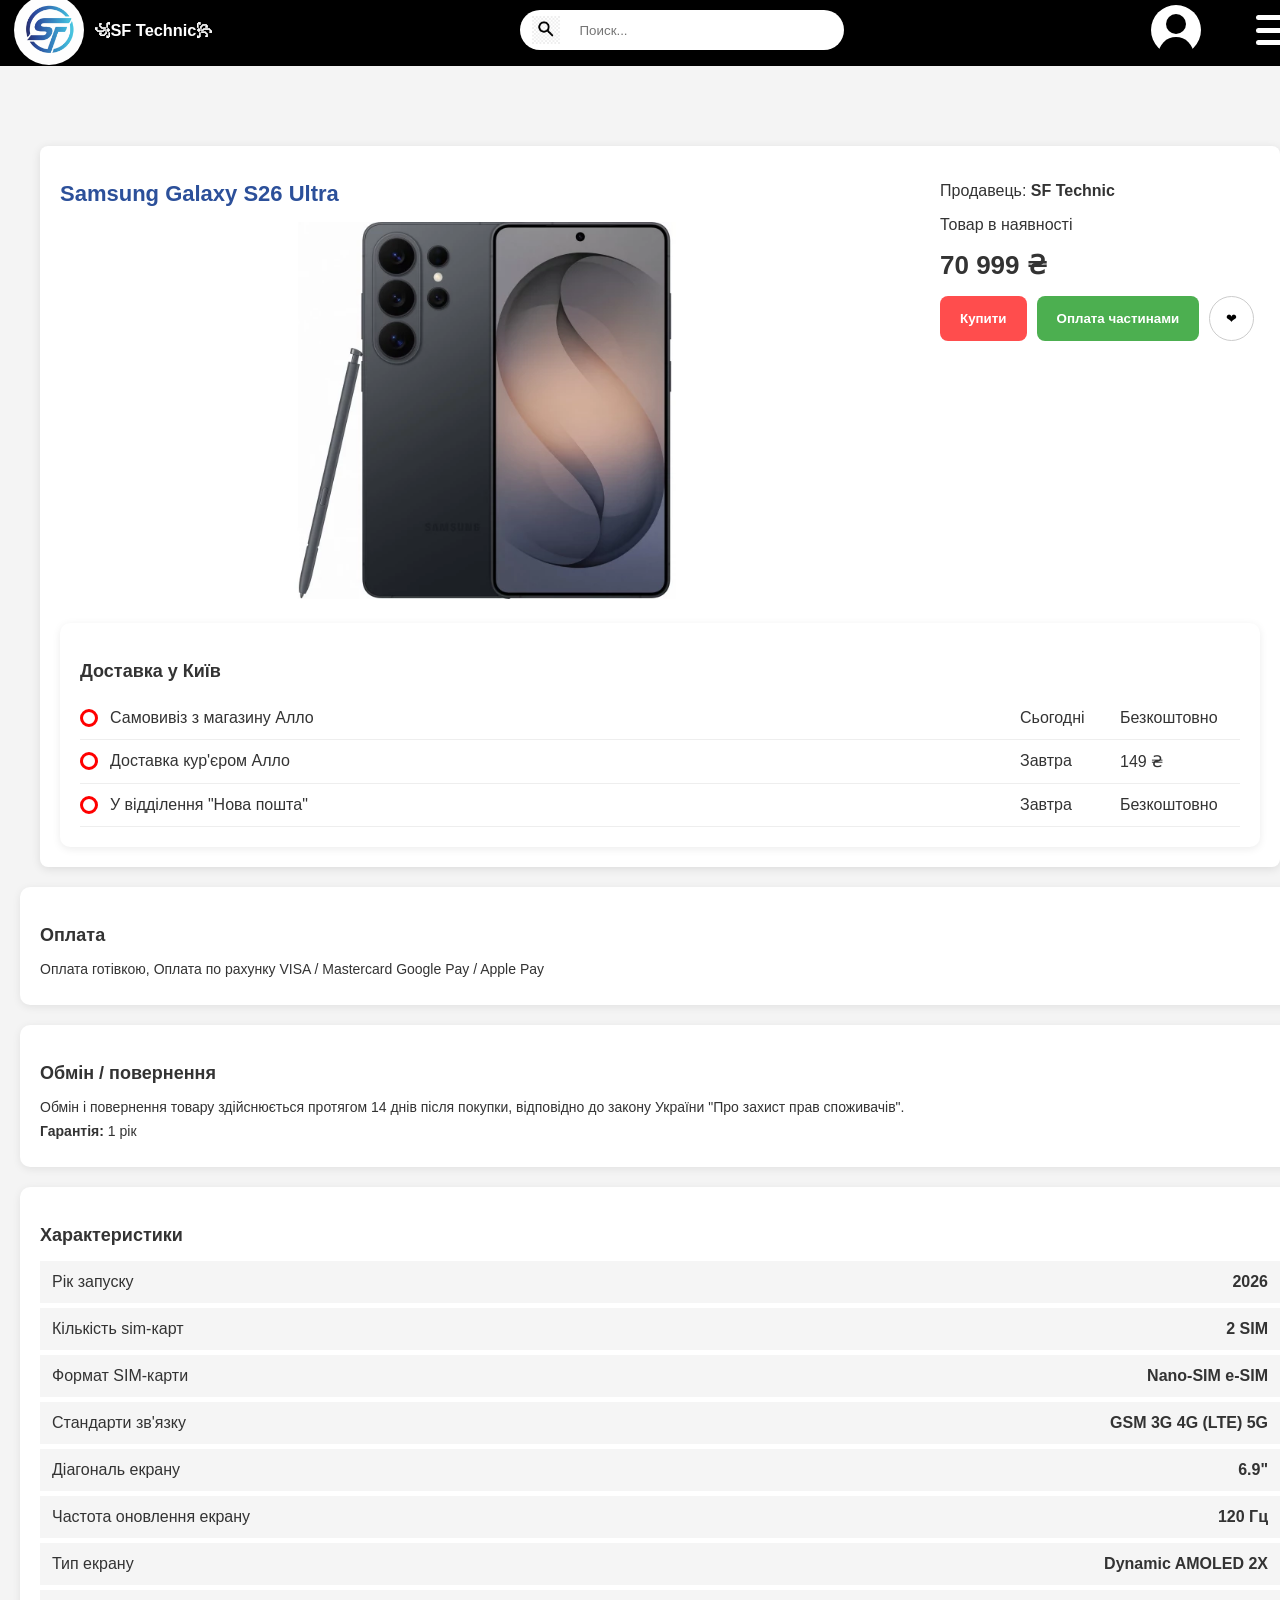
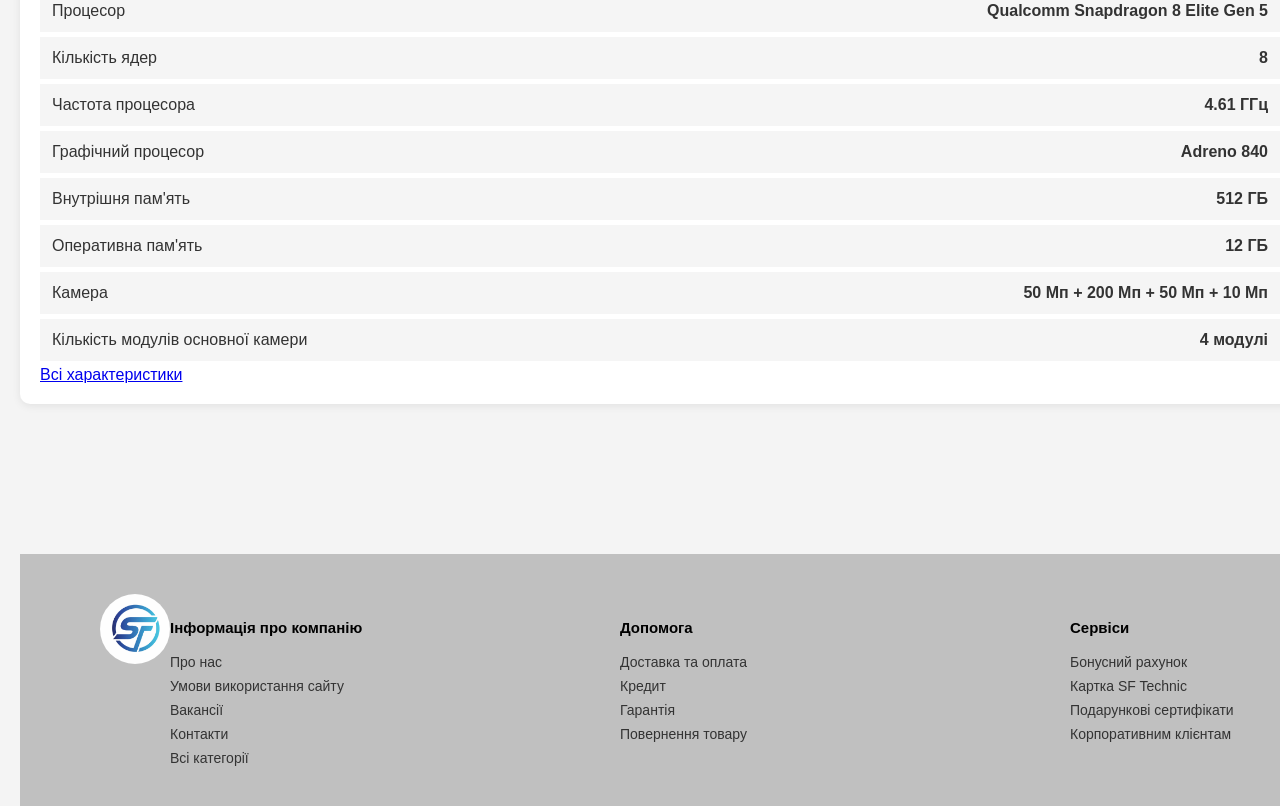
<file: Samsung.html>
<!DOCTYPE html>
<html lang="en">
<head  name="viewport" content="width=device-width, initial-scale=1.0">
    <meta charset="UTF-8">
    <meta name="viewport" content="width=device-width, initial-scale=1.0">
    <title>Інтернет магазин</title>
    <link rel="stylesheet" href="Index.css">
  
    <style>
     body {
    font-family: Arial, sans-serif;
    background-color: #f4f4f4;
    padding: 20px;
    color: #333;
}
#header{
    margin-left: -2%;
   margin-top: -2%;
   margin-right: -2%;
    background: #000;
    color: #fff;
    display: flex;
    align-items: center;
    justify-content: space-between;
    padding: 0px 20px;
    
}
/* ОБЩЕЕ */
.product-container {
    width: 100%;
    max-width: 1200px;
    margin: auto;
    background: #fff;
    border-radius: 8px;
    box-shadow: 0 2px 10px rgba(0,0,0,0.1);
    margin-top: 80px;
    padding: 20px;
}

/* ВЕРХНИЙ БЛОК */
.product-top {
    display: flex;
    gap: 30px;
}

/* ЛЕВАЯ ЧАСТЬ */
.product-main {
    flex: 1;
}

.product-title {
    font-size: 22px;
    color: #2c509a;
    margin-bottom: 15px;
}

.image-wrapper {
    text-align: center;
}

.image-wrapper img {
    width: 100%;
    max-width: 400px;
}

/* ПРАВАЯ ЧАСТЬ */
.purchase-section {
    width: 320px;
}

.price {
    font-size: 26px;
    font-weight: bold;
    margin: 15px 0;
}

.button-group {
    display: flex;
    gap: 10px;
    flex-wrap: wrap;
}

/* КНОПКИ */
.btn {
    padding: 12px 20px;
    border-radius: 8px;
    border: none;
    font-weight: bold;
    cursor: pointer;
}

.btn-buy {
    background: #ff4d4d;
    color: white;
}

.btn-credit {
    background: #4CAF50;
    color: white;
}

.btn-wishlist {
    width: 45px;
    height: 45px;
    border-radius: 50%;
    border: 1px solid #ccc;
    background: white;
    cursor: pointer;
}

/* БЛОКИ */
.info-block {
    margin-top: 30px;
}

/* ДОСТАВКА */
.delivery-item {
    display: grid;
    grid-template-columns: 2fr 1fr 1fr;
    padding: 10px 0;
    border-bottom: 1px solid #eee;
}

/* ХАРАКТЕРИСТИКИ */
.specs-table {
    width: 100%;
    border-collapse: collapse;
}

.specs-table td {
    padding: 12px;
    background: #f5f5f5;
    border-bottom: 5px solid white;
}

.specs-table td:last-child {
    text-align: right;
    font-weight: bold;
}

/* 📱 МОБИЛКА */
@media (max-width: 768px) {

    .product-top {
        flex-direction: column;
    }

    .purchase-section {
        width: 100%;
    }

    .image-wrapper img {
        max-width: 100%;
    }

    .button-group {
        flex-direction: column;
    }

    .btn {
        width: 100%;
    }

}

.info-block {
    margin-top: 20px;
    background: white;
    border-radius: 10px;
    padding: 20px;
    box-shadow: 0 2px 8px rgba(0,0,0,0.08);
}

/* заголовки */
.info-block h3 {
    margin-bottom: 15px;
    font-size: 18px;
}

/* текст внутри */
.info-block p {
    margin: 8px 0;
    font-size: 14px;
}

/* доставка строки */
.delivery-item {
    display: grid;
    grid-template-columns: 30px 1fr 100px 120px;
    align-items: center;
    padding: 12px 0;
    border-bottom: 1px solid #eee;
}

/* кружочек */
.delivery-item::before {
    content: "";
    width: 12px;
    height: 12px;
    border: 3px solid red;
    border-radius: 50%;
    display: inline-block;
}

/* мобильная версия */
@media (max-width: 768px) {
    .delivery-item {
        grid-template-columns: 20px 1fr;
        row-gap: 5px;
    }

    .delivery-time,
    .delivery-price {
        grid-column: 2;
    }
}
    </style>
</head>
<body>
      <header id="header">

 <a href="Index.html" class="left">
    <div class="left">
        <img src="file/Логотип _SF_ в градієнті.png" class="logo">
        <span class="title"><h3>꧁SF Technic꧂</h3> </span>
    </div>
</a>
    <div class="center">
        <div class="search-box">
            <img src="file/pngtree-search-icon-image_1344447.jpg" class="icon">
            <input type="text" placeholder="Поиск...">
        </div>
    </div>
    <div class="right">
      <div class="user-icon"></div>
        <img src="file/account_avatar_face_man_people_profile_user_icon_123197.png" class="user">
        <div class="menu-btn">
    <span></span>
    <span></span> 
    <span></span>
  </div>
    </div>
</header>


<div class="product-container">

    <div class="product-top"> <!-- НОВЫЙ БЛОК -->

        <div class="product-main">
            <h1 class="product-title">Samsung Galaxy S26 Ultra</h1>
            <div class="image-wrapper">
                <img src="file/sm-s948_galaxys26ultra_front_black_251120_result_1.webp">
            </div>
        </div>

        <div class="purchase-section">
            <p class="seller">Продавець: <strong>SF Technic</strong></p>
            <p class="status">Товар в наявності</p>
            <div class="price">70 999 ₴</div>

            <div class="button-group">
                <button class="btn btn-buy">Купити</button>
                <button class="btn btn-credit">Оплата частинами</button>
                <button class="btn-wishlist">❤</button>
            </div>
        </div>

    </div>

    <div class="info-block">
        <h3>Доставка у Київ</h3>
        <div class="delivery-item">
            <span>Самовивіз з магазину Алло</span>
            <span class="delivery-time">Сьогодні</span>
            <span class="delivery-price">Безкоштовно</span>
        </div>
        <div class="delivery-item">
            <span>Доставка кур'єром Алло</span>
            <span class="delivery-time">Завтра</span>
            <span class="delivery-price">149 ₴</span>
        </div>
        <div class="delivery-item">
            <span>У відділення "Нова пошта"</span>
            <span class="delivery-time">Завтра</span>
            <span class="delivery-price">Безкоштовно</span>
        </div>
    </div>
   
</div>

<!-- 💳 ОПЛАТА -->
<div class="info-block">
    <h3>Оплата</h3>
    <p>Оплата готівкою, Оплата по рахунку VISA / Mastercard Google Pay / Apple Pay</p>
</div>

<!-- 🔁 ОБМЕН -->
<div class="info-block">
    <h3>Обмін / повернення</h3>
    <p>
        Обмін і повернення товару здійснюється протягом 14 днів після покупки,
        відповідно до закону України "Про захист прав споживачів".
    </p>
    <p><strong>Гарантія:</strong> 1 рік</p>
</div>


    <div class="info-block">
        <h3>Характеристики</h3>
        <table class="specs-table">
            <tr>
                <td>Рік запуску</td>
                <td>2026</td>
            </tr>
            <tr>
                <td>Кількість sim-карт</td>
                <td>2 SIM</td>
            </tr>
            <tr>
                <td>Формат SIM-карти</td>
                <td>Nano-SIM

e-SIM</td>
            </tr>
            <tr>
                <td>Стандарти зв'язку</td>
                <td>GSM

3G

4G (LTE)

5G</td>
            </tr>
            <tr>
                <td>Діагональ екрану</td>
                <td>6.9"</td>
            </tr>
            <tr>
                <td>Частота оновлення екрану</td>
                <td>120 Гц</td>
            </tr>
            <tr>
                <td>Тип екрану</td>
                <td>Dynamic AMOLED 2X</td>
            </tr>
            <tr>
                <td>Процесор</td>
                <td>Qualcomm Snapdragon 8 Elite Gen 5</td>
            </tr>
            <tr>
                <td>Кількість ядер</td>
                <td>8</td>
            </tr>
            <tr>
                <td>Частота процесора</td>
                <td>4.61 ГГц</td>
            </tr>
            <tr>
                <td>Графічний процесор</td>
                <td>Adreno 840</td>
            </tr>
            <tr>
                <td>Внутрішня пам'ять</td>
                <td>512 ГБ</td>
            </tr>
            <tr>
                <td>Оперативна пам'ять</td>
                <td>12 ГБ</td>
            </tr>
            <tr>
                <td>Камера</td>
                <td>50 Мп + 200 Мп + 50 Мп + 10 Мп</td>
            </tr>
            <tr>
                <td>Кількість модулів основної камери</td>
                <td>4 модулі</td>
            </tr>
        </table>
        <a href="#" class="more-link">Всі характеристики</a>
    </div>
</div>





<footer>
    <div>
         <img src="file/Логотип _SF_ в градієнті.png" class="logo">
    </div>
    <div>
        <h5><b>Інформація про компанію</b></h5>
        <h6>Про нас</h6>
        <h6>Умови використання сайту</h6>
        <h6>Вакансії</h6>
        <h6>Контакти</h6>
        <h6>Всі категорії</h6>
    </div>
    <div>
        <h5><b>Допомога</b></h5>
        <h6>Доставка та оплата</h6>
        <h6>Кредит</h6>
        <h6>Гарантія</h6>
        <h6>Повернення товару</h6>
    </div>
  <div>
        <h5><b>Сервіси</b></h5>
        <h6>Бонусний рахунок</h6>
        <h6>Картка SF Technic</h6>
        <h6>Подарункові сертифікати</h6>
        <h6>Корпоративним клієнтам</h6>
    </div>
</footer>

</body>
</html>
</file>
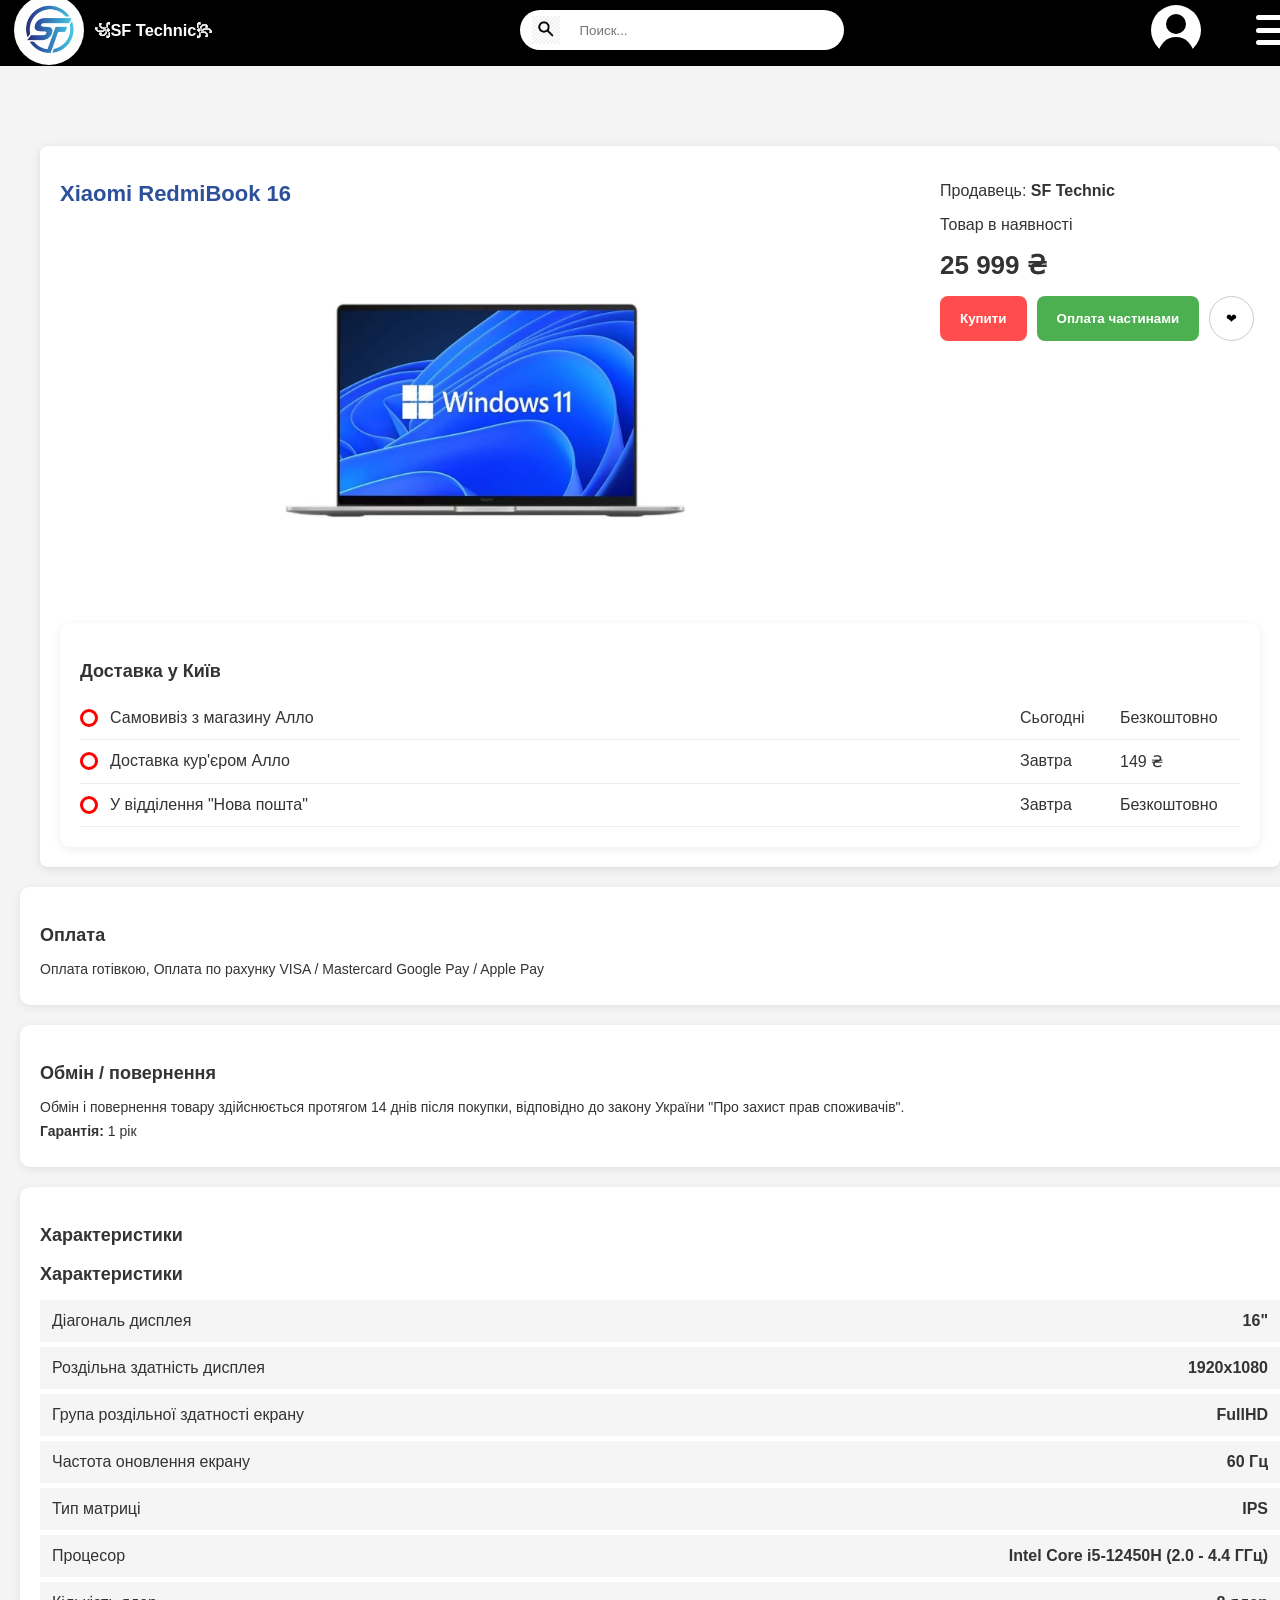
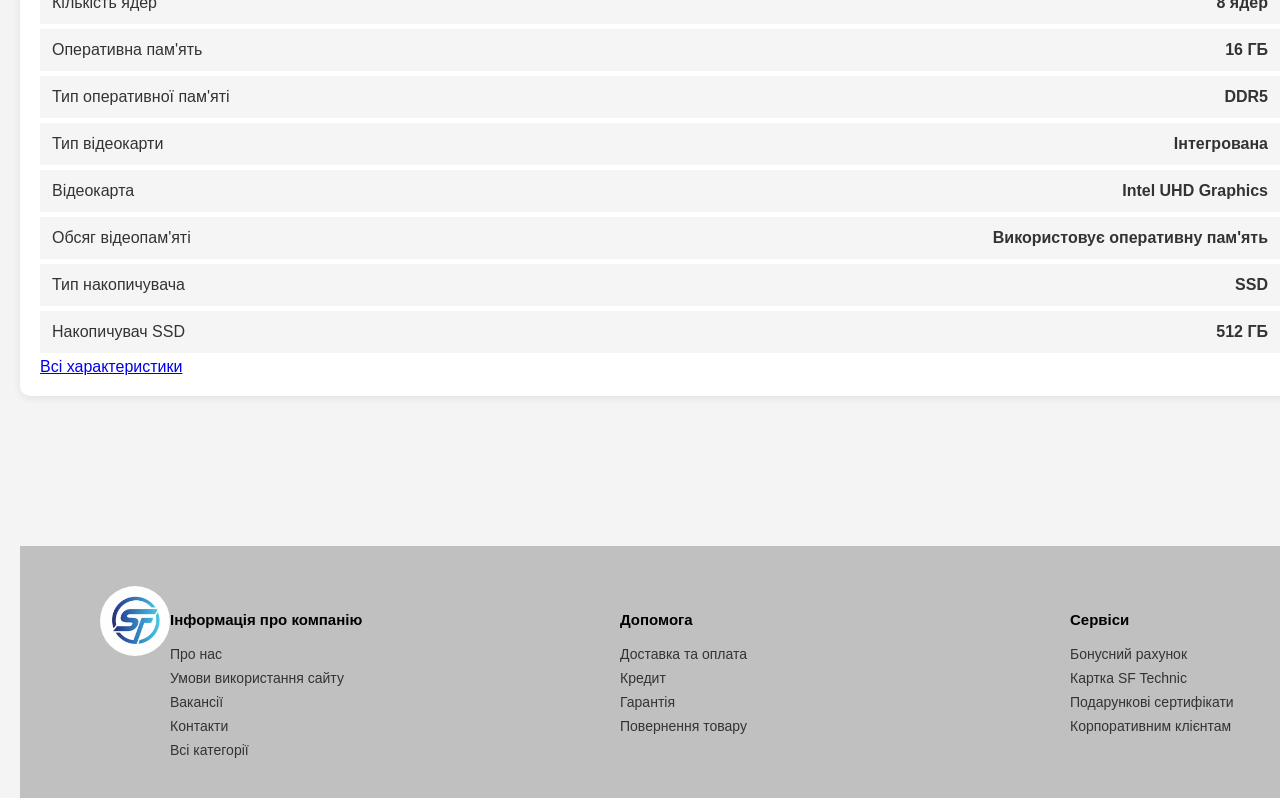
<file: Xiaomi RedmiBook 16.html>
<!DOCTYPE html>
<html lang="en">
<head  name="viewport" content="width=device-width, initial-scale=1.0">
    <meta charset="UTF-8">
    <meta name="viewport" content="width=device-width, initial-scale=1.0">
    <title>Інтернет магазин</title>
    <link rel="stylesheet" href="Index.css">
  
    <style>
     body {
    font-family: Arial, sans-serif;
    background-color: #f4f4f4;
    padding: 20px;
    color: #333;
    
}
#header{
    margin-left: -2%;
   margin-top: -2%;
   margin-right: -2%;
    background: #000;
    color: #fff;
    display: flex;
    align-items: center;
    justify-content: space-between;
    padding: 0px 20px;
    
}
/* ОБЩЕЕ */
.product-container {
    width: 100%;
    max-width: 1200px;
    margin: auto;
    background: #fff;
    border-radius: 8px;
    box-shadow: 0 2px 10px rgba(0,0,0,0.1);
    margin-top: 80px;
    padding: 20px;
}

/* ВЕРХНИЙ БЛОК */
.product-top {
    display: flex;
    gap: 30px;
}

/* ЛЕВАЯ ЧАСТЬ */
.product-main {
    flex: 1;
}

.product-title {
    font-size: 22px;
    color: #2c509a;
    margin-bottom: 15px;
}

.image-wrapper {
    text-align: center;
}

.image-wrapper img {
    width: 100%;
    max-width: 400px;
}

/* ПРАВАЯ ЧАСТЬ */
.purchase-section {
    width: 320px;
}

.price {
    font-size: 26px;
    font-weight: bold;
    margin: 15px 0;
}

.button-group {
    display: flex;
    gap: 10px;
    flex-wrap: wrap;
}

/* КНОПКИ */
.btn {
    padding: 12px 20px;
    border-radius: 8px;
    border: none;
    font-weight: bold;
    cursor: pointer;
}

.btn-buy {
    background: #ff4d4d;
    color: white;
}

.btn-credit {
    background: #4CAF50;
    color: white;
}

.btn-wishlist {
    width: 45px;
    height: 45px;
    border-radius: 50%;
    border: 1px solid #ccc;
    background: white;
    cursor: pointer;
}

/* БЛОКИ */
.info-block {
    margin-top: 30px;
}

/* ДОСТАВКА */
.delivery-item {
    display: grid;
    grid-template-columns: 2fr 1fr 1fr;
    padding: 10px 0;
    border-bottom: 1px solid #eee;
}

/* ХАРАКТЕРИСТИКИ */
.specs-table {
    width: 100%;
    border-collapse: collapse;
}

.specs-table td {
    padding: 12px;
    background: #f5f5f5;
    border-bottom: 5px solid white;
}

.specs-table td:last-child {
    text-align: right;
    font-weight: bold;
}

/* 📱 МОБИЛКА */
@media (max-width: 768px) {

    .product-top {
        flex-direction: column;
    }

    .purchase-section {
        width: 100%;
    }

    .image-wrapper img {
        max-width: 100%;
    }

    .button-group {
        flex-direction: column;
    }

    .btn {
        width: 100%;
    }

}

.info-block {
    margin-top: 20px;
    background: white;
    border-radius: 10px;
    padding: 20px;
    box-shadow: 0 2px 8px rgba(0,0,0,0.08);
}

/* заголовки */
.info-block h3 {
    margin-bottom: 15px;
    font-size: 18px;
}

/* текст внутри */
.info-block p {
    margin: 8px 0;
    font-size: 14px;
}

/* доставка строки */
.delivery-item {
    display: grid;
    grid-template-columns: 30px 1fr 100px 120px;
    align-items: center;
    padding: 12px 0;
    border-bottom: 1px solid #eee;
}

/* кружочек */
.delivery-item::before {
    content: "";
    width: 12px;
    height: 12px;
    border: 3px solid red;
    border-radius: 50%;
    display: inline-block;
}

/* мобильная версия */
@media (max-width: 768px) {
    .delivery-item {
        grid-template-columns: 20px 1fr;
        row-gap: 5px;
    }

    .delivery-time,
    .delivery-price {
        grid-column: 2;
    }
}
    </style>
</head>
<body>
      <header id="header">

 <a href="Index.html" class="left">
    <div class="left">
        <img src="file/Логотип _SF_ в градієнті.png" class="logo">
        <span class="title"><h3>꧁SF Technic꧂</h3> </span>
    </div>
</a>
    <div class="center">
        <div class="search-box">
            <img src="file/pngtree-search-icon-image_1344447.jpg" class="icon">
            <input type="text" placeholder="Поиск...">
        </div>
    </div>
    <div class="right">
      <div class="user-icon"></div>
        <img src="file/account_avatar_face_man_people_profile_user_icon_123197.png" class="user">
        <div class="menu-btn">
    <span></span>
    <span></span> 
    <span></span>
  </div>
    </div>
</header>


<div class="product-container">

    <div class="product-top"> <!-- НОВЫЙ БЛОК -->

        <div class="product-main">
            <h1 class="product-title">Xiaomi RedmiBook 16</h1>
            <div class="image-wrapper">
                <img src="file/file_131725004452.webp">
            </div>
        </div>

        <div class="purchase-section">
            <p class="seller">Продавець: <strong>SF Technic</strong></p>
            <p class="status">Товар в наявності</p>
            <div class="price">25 999 ₴</div>

            <div class="button-group">
                <button class="btn btn-buy">Купити</button>
                <button class="btn btn-credit">Оплата частинами</button>
                <button class="btn-wishlist">❤</button>
            </div>
        </div>

    </div>

    <div class="info-block">
        <h3>Доставка у Київ</h3>
        <div class="delivery-item">
            <span>Самовивіз з магазину Алло</span>
            <span class="delivery-time">Сьогодні</span>
            <span class="delivery-price">Безкоштовно</span>
        </div>
        <div class="delivery-item">
            <span>Доставка кур'єром Алло</span>
            <span class="delivery-time">Завтра</span>
            <span class="delivery-price">149 ₴</span>
        </div>
        <div class="delivery-item">
            <span>У відділення "Нова пошта"</span>
            <span class="delivery-time">Завтра</span>
            <span class="delivery-price">Безкоштовно</span>
        </div>
    </div>
   
</div>

<!-- 💳 ОПЛАТА -->
<div class="info-block">
    <h3>Оплата</h3>
    <p>Оплата готівкою, Оплата по рахунку VISA / Mastercard Google Pay / Apple Pay</p>
</div>

<!-- 🔁 ОБМЕН -->
<div class="info-block">
    <h3>Обмін / повернення</h3>
    <p>
        Обмін і повернення товару здійснюється протягом 14 днів після покупки,
        відповідно до закону України "Про захист прав споживачів".
    </p>
    <p><strong>Гарантія:</strong> 1 рік</p>
</div>


    <div class="info-block">
        <h3>Характеристики</h3>
        <table class="specs-table">
           <h3>Характеристики</h3>
        <table class="specs-table">
            <tr>
                <td>Діагональ дисплея</td>
                <td>16"</td>
            </tr>
            <tr>
                <td>Роздільна здатність дисплея</td>
                <td>1920x1080</td>
            </tr>
            <tr>
                <td>Група роздільної здатності екрану</td>
                <td>FullHD</td>
            </tr>
            <tr>
                <td>Частота оновлення екрану</td>
                <td>60 Гц</td>
            </tr>
            <tr>
                <td>Тип матриці</td>
                <td>IPS</td>
            </tr>
            <tr>
               <td>Процесор</td>
                <td>Intel Core i5-12450H (2.0 - 4.4 ГГц)</td>
            </tr>
            <tr>
                <td>Кількість ядер</td>
                <td>8 ядер</td>
            </tr>
            <tr>
                <td>Оперативна пам'ять</td>
                <td>16 ГБ</td>
            </tr>
            <tr>
                <td>Тип оперативної пам'яті</td>
                <td>DDR5</td>
            </tr>
            <tr>
                <td>Тип відеокарти</td>
                <td>Інтегрована</td>
            </tr>
            <tr>
                <td>Відеокарта</td>
                <td>Intel UHD Graphics</td>
            </tr>
            <tr>
                <td>Обсяг відеопам'яті </td>
                <td>Використовує оперативну пам'ять</td>
            </tr>
            <tr>
                <td>Тип накопичувача</td>
                <td>SSD</td>
            </tr>
            <tr>
                <td>Накопичувач SSD</td>
                <td>512 ГБ</td>
            </tr>
        </table>
        <a href="#" class="more-link">Всі характеристики</a>
    </div>
</div>





<footer>
    <div>
         <img src="file/Логотип _SF_ в градієнті.png" class="logo">
    </div>
    <div>
        <h5><b>Інформація про компанію</b></h5>
        <h6>Про нас</h6>
        <h6>Умови використання сайту</h6>
        <h6>Вакансії</h6>
        <h6>Контакти</h6>
        <h6>Всі категорії</h6>
    </div>
    <div>
        <h5><b>Допомога</b></h5>
        <h6>Доставка та оплата</h6>
        <h6>Кредит</h6>
        <h6>Гарантія</h6>
        <h6>Повернення товару</h6>
    </div>
  <div>
        <h5><b>Сервіси</b></h5>
        <h6>Бонусний рахунок</h6>
        <h6>Картка SF Technic</h6>
        <h6>Подарункові сертифікати</h6>
        <h6>Корпоративним клієнтам</h6>
    </div>
</footer>

</body>
</html>
</file>
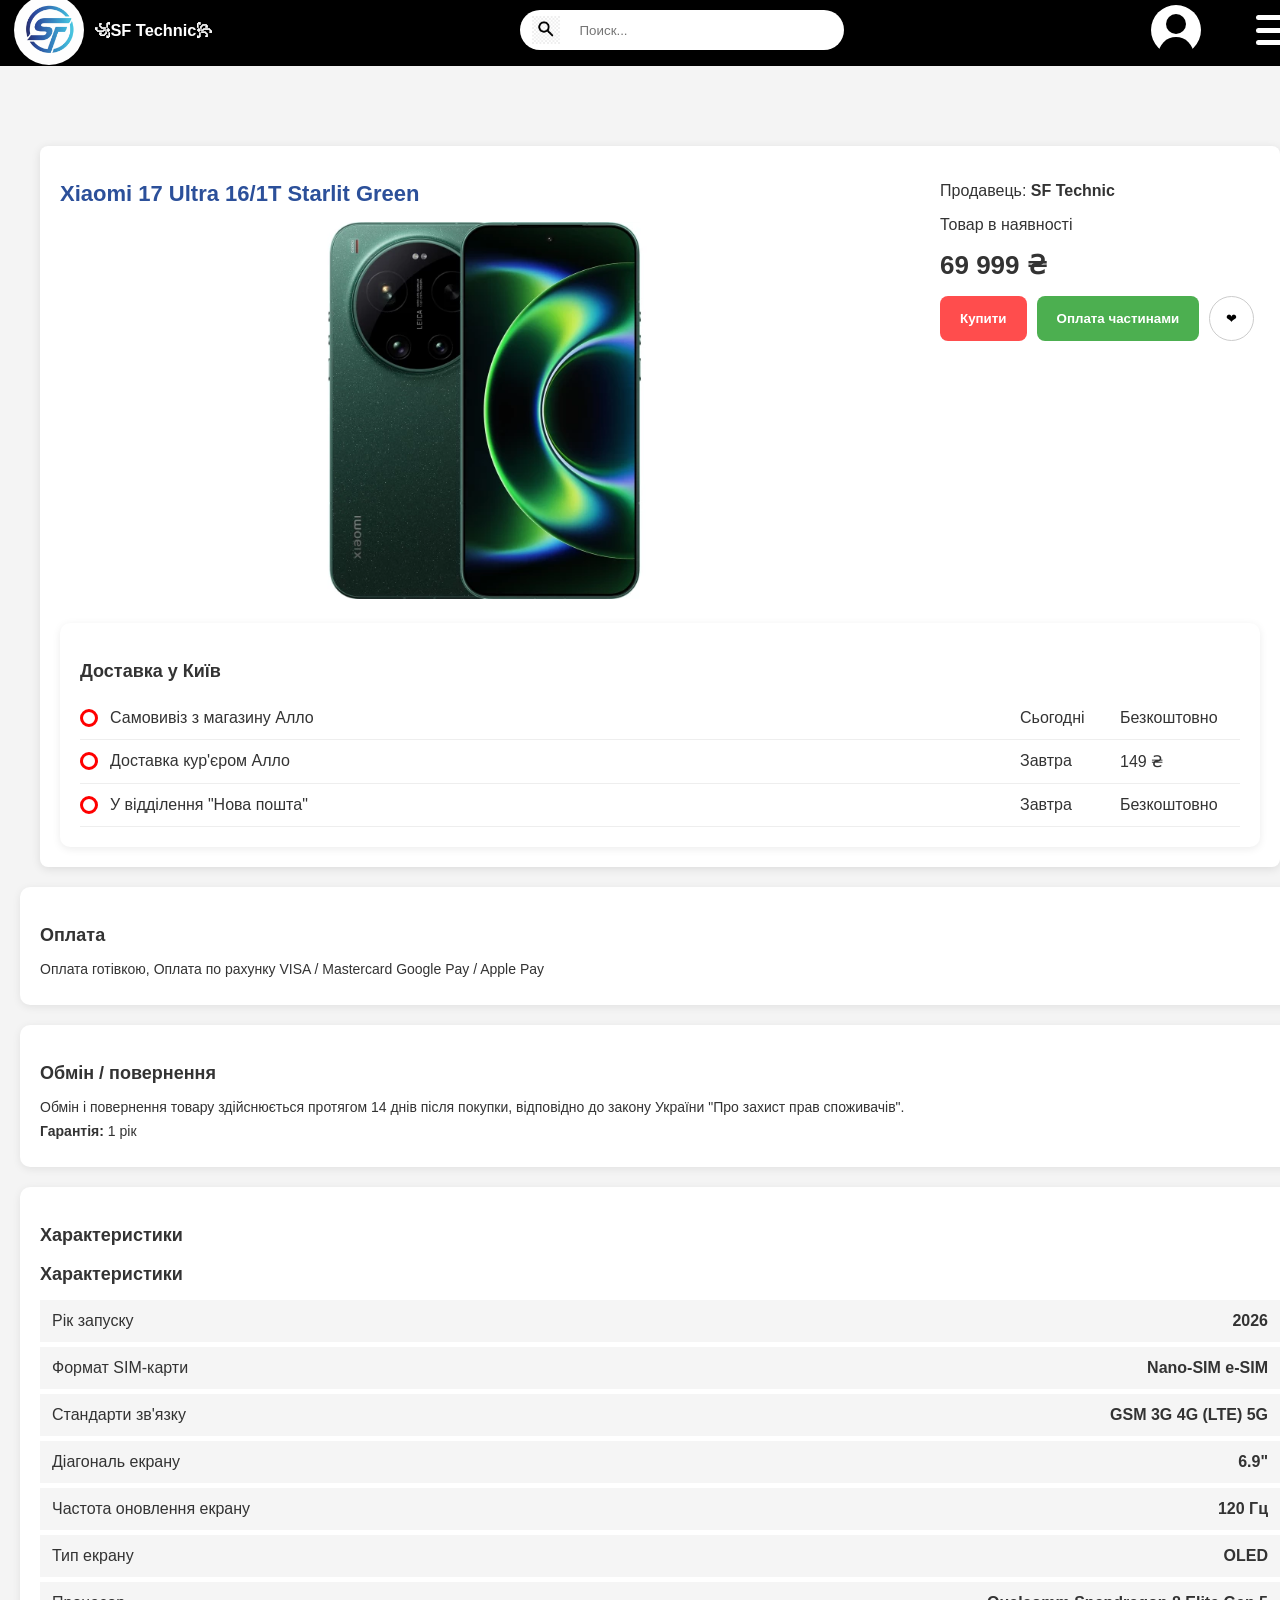
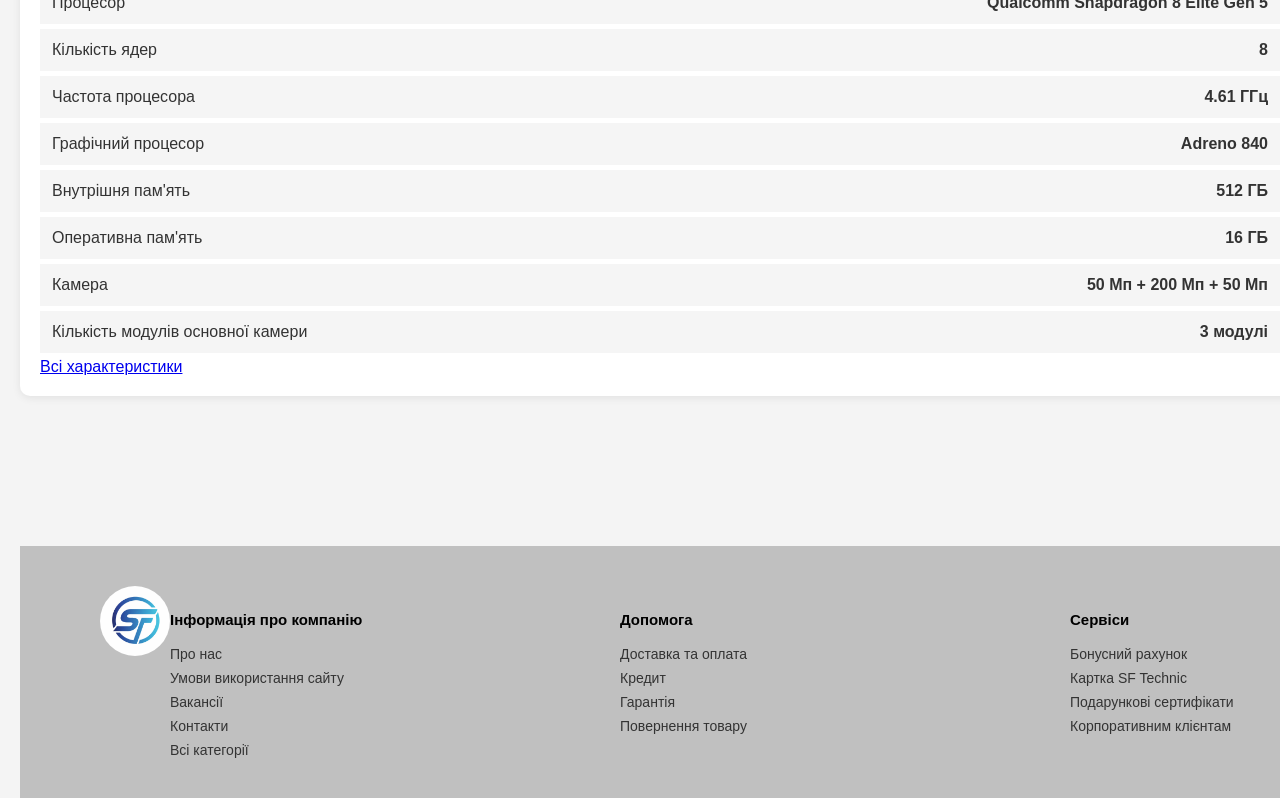
<file: Xiaomi.html>
<!DOCTYPE html>
<html lang="en">
<head  name="viewport" content="width=device-width, initial-scale=1.0">
    <meta charset="UTF-8">
    <meta name="viewport" content="width=device-width, initial-scale=1.0">
    <title>Інтернет магазин</title>
    <link rel="stylesheet" href="Index.css">
  
    <style>
     body {
    font-family: Arial, sans-serif;
    background-color: #f4f4f4;
    padding: 20px;
    color: #333;
    
}
#header{
    margin-left: -2%;
   margin-top: -2%;
   margin-right: -2%;
    background: #000;
    color: #fff;
    display: flex;
    align-items: center;
    justify-content: space-between;
    padding: 0px 20px;
    
}
/* ОБЩЕЕ */
.product-container {
    width: 100%;
    max-width: 1200px;
    margin: auto;
    background: #fff;
    border-radius: 8px;
    box-shadow: 0 2px 10px rgba(0,0,0,0.1);
    margin-top: 80px;
    padding: 20px;
}

/* ВЕРХНИЙ БЛОК */
.product-top {
    display: flex;
    gap: 30px;
}

/* ЛЕВАЯ ЧАСТЬ */
.product-main {
    flex: 1;
}

.product-title {
    font-size: 22px;
    color: #2c509a;
    margin-bottom: 15px;
}

.image-wrapper {
    text-align: center;
}

.image-wrapper img {
    width: 100%;
    max-width: 400px;
}

/* ПРАВАЯ ЧАСТЬ */
.purchase-section {
    width: 320px;
}

.price {
    font-size: 26px;
    font-weight: bold;
    margin: 15px 0;
}

.button-group {
    display: flex;
    gap: 10px;
    flex-wrap: wrap;
}

/* КНОПКИ */
.btn {
    padding: 12px 20px;
    border-radius: 8px;
    border: none;
    font-weight: bold;
    cursor: pointer;
}

.btn-buy {
    background: #ff4d4d;
    color: white;
}

.btn-credit {
    background: #4CAF50;
    color: white;
}

.btn-wishlist {
    width: 45px;
    height: 45px;
    border-radius: 50%;
    border: 1px solid #ccc;
    background: white;
    cursor: pointer;
}

/* БЛОКИ */
.info-block {
    margin-top: 30px;
}

/* ДОСТАВКА */
.delivery-item {
    display: grid;
    grid-template-columns: 2fr 1fr 1fr;
    padding: 10px 0;
    border-bottom: 1px solid #eee;
}

/* ХАРАКТЕРИСТИКИ */
.specs-table {
    width: 100%;
    border-collapse: collapse;
}

.specs-table td {
    padding: 12px;
    background: #f5f5f5;
    border-bottom: 5px solid white;
}

.specs-table td:last-child {
    text-align: right;
    font-weight: bold;
}

/* 📱 МОБИЛКА */
@media (max-width: 768px) {

    .product-top {
        flex-direction: column;
    }

    .purchase-section {
        width: 100%;
    }

    .image-wrapper img {
        max-width: 100%;
    }

    .button-group {
        flex-direction: column;
    }

    .btn {
        width: 100%;
    }

}

.info-block {
    margin-top: 20px;
    background: white;
    border-radius: 10px;
    padding: 20px;
    box-shadow: 0 2px 8px rgba(0,0,0,0.08);
}

/* заголовки */
.info-block h3 {
    margin-bottom: 15px;
    font-size: 18px;
}

/* текст внутри */
.info-block p {
    margin: 8px 0;
    font-size: 14px;
}

/* доставка строки */
.delivery-item {
    display: grid;
    grid-template-columns: 30px 1fr 100px 120px;
    align-items: center;
    padding: 12px 0;
    border-bottom: 1px solid #eee;
}

/* кружочек */
.delivery-item::before {
    content: "";
    width: 12px;
    height: 12px;
    border: 3px solid red;
    border-radius: 50%;
    display: inline-block;
}

/* мобильная версия */
@media (max-width: 768px) {
    .delivery-item {
        grid-template-columns: 20px 1fr;
        row-gap: 5px;
    }

    .delivery-time,
    .delivery-price {
        grid-column: 2;
    }
}
    </style>
</head>
<body>
      <header id="header">

 <a href="Index.html" class="left">
    <div class="left">
        <img src="file/Логотип _SF_ в градієнті.png" class="logo">
        <span class="title"><h3>꧁SF Technic꧂</h3> </span>
    </div>
</a>
    <div class="center">
        <div class="search-box">
            <img src="file/pngtree-search-icon-image_1344447.jpg" class="icon">
            <input type="text" placeholder="Поиск...">
        </div>
    </div>
    <div class="right">
      <div class="user-icon"></div>
        <img src="file/account_avatar_face_man_people_profile_user_icon_123197.png" class="user">
        <div class="menu-btn">
    <span></span>
    <span></span> 
    <span></span>
  </div>
    </div>
</header>


<div class="product-container">

    <div class="product-top"> <!-- НОВЫЙ БЛОК -->

        <div class="product-main">
            <h1 class="product-title">Xiaomi 17 Ultra 16/1T Starlit Green</h1>
            <div class="image-wrapper">
                <img src="file/green_p1.webp">
            </div>
        </div>

        <div class="purchase-section">
            <p class="seller">Продавець: <strong>SF Technic</strong></p>
            <p class="status">Товар в наявності</p>
            <div class="price">69 999 ₴</div>

            <div class="button-group">
                <button class="btn btn-buy">Купити</button>
                <button class="btn btn-credit">Оплата частинами</button>
                <button class="btn-wishlist">❤</button>
            </div>
        </div>

    </div>

    <div class="info-block">
        <h3>Доставка у Київ</h3>
        <div class="delivery-item">
            <span>Самовивіз з магазину Алло</span>
            <span class="delivery-time">Сьогодні</span>
            <span class="delivery-price">Безкоштовно</span>
        </div>
        <div class="delivery-item">
            <span>Доставка кур'єром Алло</span>
            <span class="delivery-time">Завтра</span>
            <span class="delivery-price">149 ₴</span>
        </div>
        <div class="delivery-item">
            <span>У відділення "Нова пошта"</span>
            <span class="delivery-time">Завтра</span>
            <span class="delivery-price">Безкоштовно</span>
        </div>
    </div>
   
</div>

<!-- 💳 ОПЛАТА -->
<div class="info-block">
    <h3>Оплата</h3>
    <p>Оплата готівкою, Оплата по рахунку VISA / Mastercard Google Pay / Apple Pay</p>
</div>

<!-- 🔁 ОБМЕН -->
<div class="info-block">
    <h3>Обмін / повернення</h3>
    <p>
        Обмін і повернення товару здійснюється протягом 14 днів після покупки,
        відповідно до закону України "Про захист прав споживачів".
    </p>
    <p><strong>Гарантія:</strong> 1 рік</p>
</div>


    <div class="info-block">
        <h3>Характеристики</h3>
        <table class="specs-table">
           <h3>Характеристики</h3>
        <table class="specs-table">
            <tr>
                <td>Рік запуску</td>
                <td>2026</td>
            </tr>
            <tr>
                <td>Формат SIM-карти</td>
                <td>Nano-SIM

e-SIM</td>
            </tr>
            <tr>
                <td>Стандарти зв'язку</td>
                <td>GSM

3G

4G (LTE)

5G</td>
            </tr>
            <tr>
                <td>Діагональ екрану</td>
                <td>6.9"</td>
            </tr>
            <tr>
                <td>Частота оновлення екрану</td>
                <td>120 Гц</td>
            </tr>
            <tr>
                <td>Тип екрану</td>
                <td>OLED</td>
            </tr>
            <tr>
                <td>Процесор</td>
                <td>Qualcomm Snapdragon 8 Elite Gen 5</td>
            </tr>
            <tr>
                <td>Кількість ядер</td>
                <td>8</td>
            </tr>
            <tr>
                <td>Частота процесора</td>
                <td>4.61 ГГц</td>
            </tr>
            <tr>
                <td>Графічний процесор</td>
                <td>Adreno 840</td>
            </tr>
            <tr>
                <td>Внутрішня пам'ять</td>
                <td>512 ГБ</td>
            </tr>
            <tr>
                <td>Оперативна пам'ять</td>
                <td>16 ГБ</td>
            </tr>
            <tr>
                <td>Камера</td>
                <td>50 Мп + 200 Мп + 50 Мп</td>
            </tr>
            <tr>
                <td>Кількість модулів основної камери</td>
                <td>3 модулі</td>
            </tr>
        </table>
        <a href="#" class="more-link">Всі характеристики</a>
    </div>
</div>





<footer>
    <div>
         <img src="file/Логотип _SF_ в градієнті.png" class="logo">
    </div>
    <div>
        <h5><b>Інформація про компанію</b></h5>
        <h6>Про нас</h6>
        <h6>Умови використання сайту</h6>
        <h6>Вакансії</h6>
        <h6>Контакти</h6>
        <h6>Всі категорії</h6>
    </div>
    <div>
        <h5><b>Допомога</b></h5>
        <h6>Доставка та оплата</h6>
        <h6>Кредит</h6>
        <h6>Гарантія</h6>
        <h6>Повернення товару</h6>
    </div>
  <div>
        <h5><b>Сервіси</b></h5>
        <h6>Бонусний рахунок</h6>
        <h6>Картка SF Technic</h6>
        <h6>Подарункові сертифікати</h6>
        <h6>Корпоративним клієнтам</h6>
    </div>
</footer>

</body>
</html>
</file>
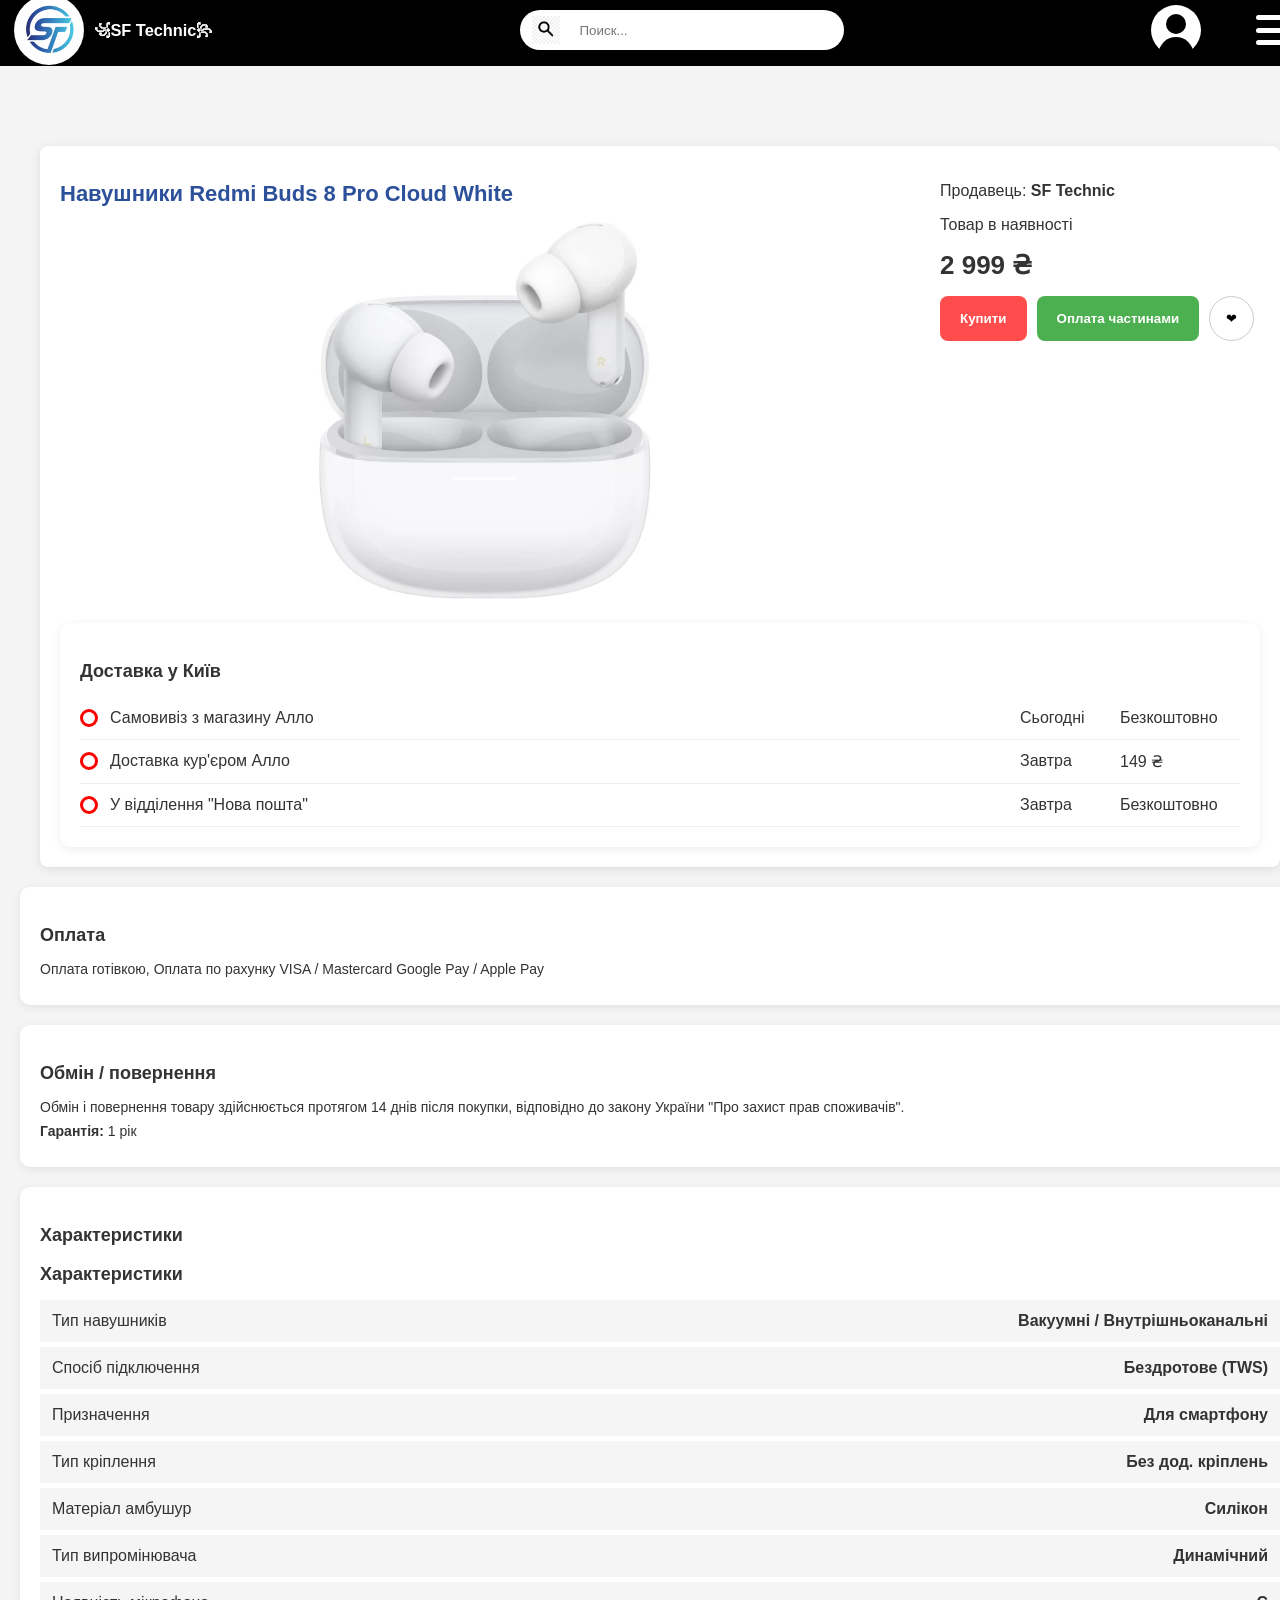
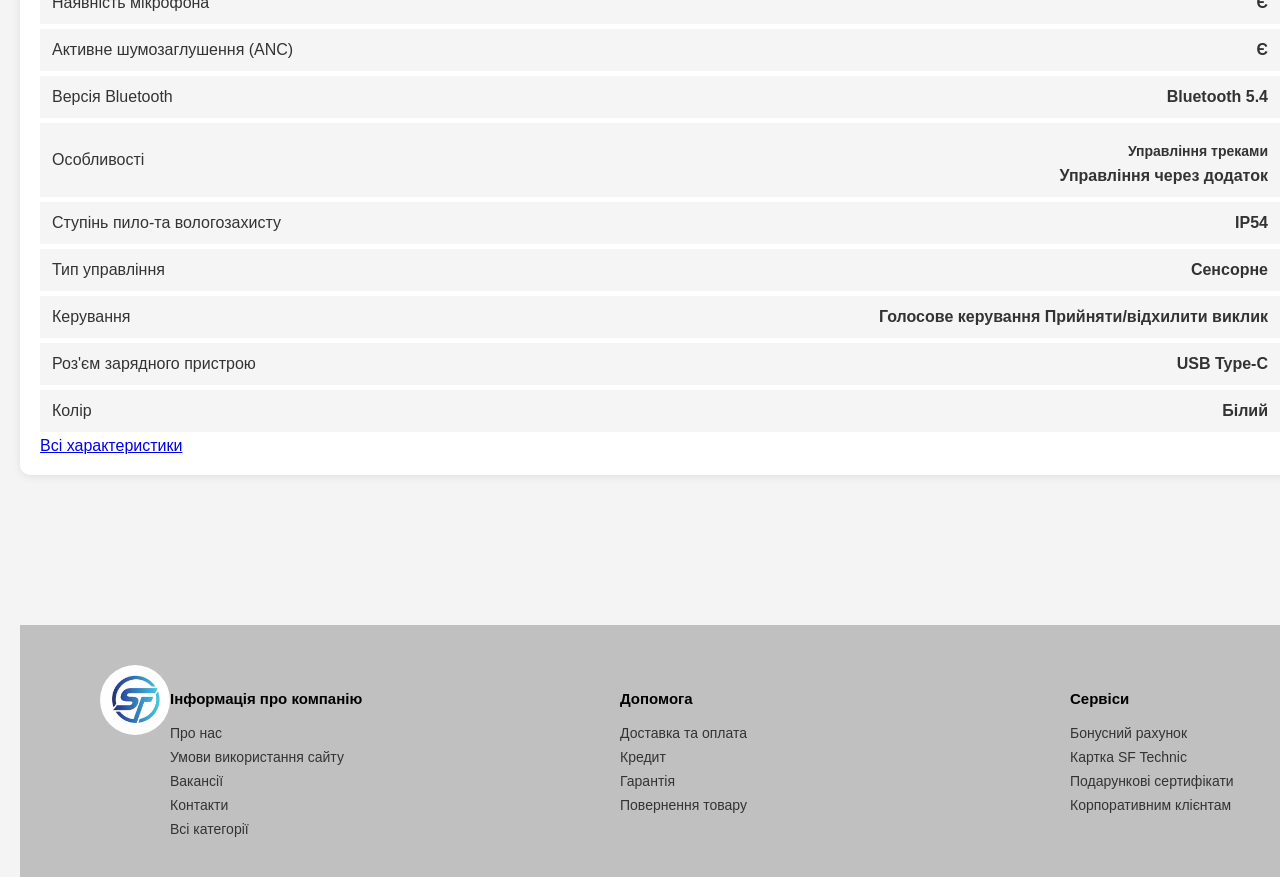
<file: Навушники Redmi Buds 8 Pro Cloud White.html>
<!DOCTYPE html>
<html lang="en">
<head  name="viewport" content="width=device-width, initial-scale=1.0">
    <meta charset="UTF-8">
    <meta name="viewport" content="width=device-width, initial-scale=1.0">
    <title>Інтернет магазин</title>
    <link rel="stylesheet" href="Index.css">
  
    <style>
     body {
    font-family: Arial, sans-serif;
    background-color: #f4f4f4;
    padding: 20px;
    color: #333;
}
#header{
    margin-left: -2%;
   margin-top: -2%;
   margin-right: -2%;
    background: #000;
    color: #fff;
    display: flex;
    align-items: center;
    justify-content: space-between;
    padding: 0px 20px;
    
}
/* ОБЩЕЕ */
.product-container {
    width: 100%;
    max-width: 1200px;
    margin: auto;
    background: #fff;
    border-radius: 8px;
    box-shadow: 0 2px 10px rgba(0,0,0,0.1);
    margin-top: 80px;
    padding: 20px;
}

/* ВЕРХНИЙ БЛОК */
.product-top {
    display: flex;
    gap: 30px;
}

/* ЛЕВАЯ ЧАСТЬ */
.product-main {
    flex: 1;
}

.product-title {
    font-size: 22px;
    color: #2c509a;
    margin-bottom: 15px;
}

.image-wrapper {
    text-align: center;
}

.image-wrapper img {
    width: 100%;
    max-width: 400px;
}

/* ПРАВАЯ ЧАСТЬ */
.purchase-section {
    width: 320px;
}

.price {
    font-size: 26px;
    font-weight: bold;
    margin: 15px 0;
}

.button-group {
    display: flex;
    gap: 10px;
    flex-wrap: wrap;
}

/* КНОПКИ */
.btn {
    padding: 12px 20px;
    border-radius: 8px;
    border: none;
    font-weight: bold;
    cursor: pointer;
}

.btn-buy {
    background: #ff4d4d;
    color: white;
}

.btn-credit {
    background: #4CAF50;
    color: white;
}

.btn-wishlist {
    width: 45px;
    height: 45px;
    border-radius: 50%;
    border: 1px solid #ccc;
    background: white;
    cursor: pointer;
}

/* БЛОКИ */
.info-block {
    margin-top: 30px;
}

/* ДОСТАВКА */
.delivery-item {
    display: grid;
    grid-template-columns: 2fr 1fr 1fr;
    padding: 10px 0;
    border-bottom: 1px solid #eee;
}

/* ХАРАКТЕРИСТИКИ */
.specs-table {
    width: 100%;
    border-collapse: collapse;
}

.specs-table td {
    padding: 12px;
    background: #f5f5f5;
    border-bottom: 5px solid white;
}

.specs-table td:last-child {
    text-align: right;
    font-weight: bold;
}

/* 📱 МОБИЛКА */
@media (max-width: 768px) {

    .product-top {
        flex-direction: column;
    }

    .purchase-section {
        width: 100%;
    }

    .image-wrapper img {
        max-width: 100%;
    }

    .button-group {
        flex-direction: column;
    }

    .btn {
        width: 100%;
    }

}

.info-block {
    margin-top: 20px;
    background: white;
    border-radius: 10px;
    padding: 20px;
    box-shadow: 0 2px 8px rgba(0,0,0,0.08);
}

/* заголовки */
.info-block h3 {
    margin-bottom: 15px;
    font-size: 18px;
}

/* текст внутри */
.info-block p {
    margin: 8px 0;
    font-size: 14px;
}

/* доставка строки */
.delivery-item {
    display: grid;
    grid-template-columns: 30px 1fr 100px 120px;
    align-items: center;
    padding: 12px 0;
    border-bottom: 1px solid #eee;
}

/* кружочек */
.delivery-item::before {
    content: "";
    width: 12px;
    height: 12px;
    border: 3px solid red;
    border-radius: 50%;
    display: inline-block;
}

/* мобильная версия */
@media (max-width: 768px) {
    .delivery-item {
        grid-template-columns: 20px 1fr;
        row-gap: 5px;
    }

    .delivery-time,
    .delivery-price {
        grid-column: 2;
    }
}
    </style>
</head>
<body>
      <header id="header">

 <a href="Index.html" class="left">
    <div class="left">
        <img src="file/Логотип _SF_ в градієнті.png" class="logo">
        <span class="title"><h3>꧁SF Technic꧂</h3> </span>
    </div>
</a>
    <div class="center">
        <div class="search-box">
            <img src="file/pngtree-search-icon-image_1344447.jpg" class="icon">
            <input type="text" placeholder="Поиск...">
        </div>
    </div>
    <div class="right">
      <div class="user-icon"></div>
        <img src="file/account_avatar_face_man_people_profile_user_icon_123197.png" class="user">
        <div class="menu-btn">
    <span></span>
    <span></span> 
    <span></span>
  </div>
    </div>
</header>


<div class="product-container">

    <div class="product-top"> <!-- НОВЫЙ БЛОК -->

        <div class="product-main">
            <h1 class="product-title">Навушники Redmi Buds 8 Pro Cloud White</h1>
            <div class="image-wrapper">
                <img src="file/p76-box_open-white.webp">
            </div>
        </div>

        <div class="purchase-section">
            <p class="seller">Продавець: <strong>SF Technic</strong></p>
            <p class="status">Товар в наявності</p>
            <div class="price">2 999 ₴</div>

            <div class="button-group">
                <button class="btn btn-buy">Купити</button>
                <button class="btn btn-credit">Оплата частинами</button>
                <button class="btn-wishlist">❤</button>
            </div>
        </div>

    </div>

    <div class="info-block">
        <h3>Доставка у Київ</h3>
        <div class="delivery-item">
            <span>Самовивіз з магазину Алло</span>
            <span class="delivery-time">Сьогодні</span>
            <span class="delivery-price">Безкоштовно</span>
        </div>
        <div class="delivery-item">
            <span>Доставка кур'єром Алло</span>
            <span class="delivery-time">Завтра</span>
            <span class="delivery-price">149 ₴</span>
        </div>
        <div class="delivery-item">
            <span>У відділення "Нова пошта"</span>
            <span class="delivery-time">Завтра</span>
            <span class="delivery-price">Безкоштовно</span>
        </div>
    </div>
   
</div>

<!-- 💳 ОПЛАТА -->
<div class="info-block">
    <h3>Оплата</h3>
    <p>Оплата готівкою, Оплата по рахунку VISA / Mastercard Google Pay / Apple Pay</p>
</div>

<!-- 🔁 ОБМЕН -->
<div class="info-block">
    <h3>Обмін / повернення</h3>
    <p>
        Обмін і повернення товару здійснюється протягом 14 днів після покупки,
        відповідно до закону України "Про захист прав споживачів".
    </p>
    <p><strong>Гарантія:</strong> 1 рік</p>
</div>


    <div class="info-block">
        <h3>Характеристики</h3>
        <table class="specs-table">
           <h3>Характеристики</h3>
        <table class="specs-table">
            <tr>
                <td>Тип навушників</td>
                <td>Вакуумні / Внутрішньоканальні</td>
            </tr>
            <tr>
                <td>Спосіб підключення</td>
                <td>Бездротове (TWS)</td>
            </tr>
            <tr>
                <td>Призначення</td>
                <td>Для смартфону</td>
            </tr>
            <tr>
                <td>Тип кріплення</td>
                <td>Без дод. кріплень</td>
            </tr>
            <tr>
                <td>Матеріал амбушур</td>
                <td>Силікон</td>
            </tr>
            <tr>
                <td>Тип випромінювача</td>
                <td>Динамічний</td>
            </tr>
            <tr>
                <td>Наявність мікрофона</td>
                <td>Є</td>
            </tr>
            <tr>
                <td>Активне шумозаглушення (ANC)</td>
                <td>Є</td>
            </tr>
            <tr>
                <td>Версія Bluetooth</td>
                <td>Bluetooth 5.4</td>
            </tr>
            <tr>
                <td>Особливості</td>
                <td><p>Управління треками</p>

Управління через додаток</td>
            </tr>
            <tr>
                <td>Ступінь пило-та вологозахисту</td>
                <td>IP54</td>
            </tr>
            <tr>
                <td>Тип управління</td>
                <td>Сенсорне</td>
            </tr>
            <tr>
                <td>Керування</td>
                <td>Голосове керування

Прийняти/відхилити виклик</td>
            </tr>
            <tr>
                <td>Роз'єм зарядного пристрою</td>
                <td>USB Type-C</td>
            </tr>
            <tr>
                <td>Колір</td>
                <td>Білий</td>
            </tr>
        </table>
        <a href="#" class="more-link">Всі характеристики</a>
    </div>
</div>





<footer>
    <div>
         <img src="file/Логотип _SF_ в градієнті.png" class="logo">
    </div>
    <div>
        <h5><b>Інформація про компанію</b></h5>
        <h6>Про нас</h6>
        <h6>Умови використання сайту</h6>
        <h6>Вакансії</h6>
        <h6>Контакти</h6>
        <h6>Всі категорії</h6>
    </div>
    <div>
        <h5><b>Допомога</b></h5>
        <h6>Доставка та оплата</h6>
        <h6>Кредит</h6>
        <h6>Гарантія</h6>
        <h6>Повернення товару</h6>
    </div>
  <div>
        <h5><b>Сервіси</b></h5>
        <h6>Бонусний рахунок</h6>
        <h6>Картка SF Technic</h6>
        <h6>Подарункові сертифікати</h6>
        <h6>Корпоративним клієнтам</h6>
    </div>
</footer>

</body>
</html>
</file>
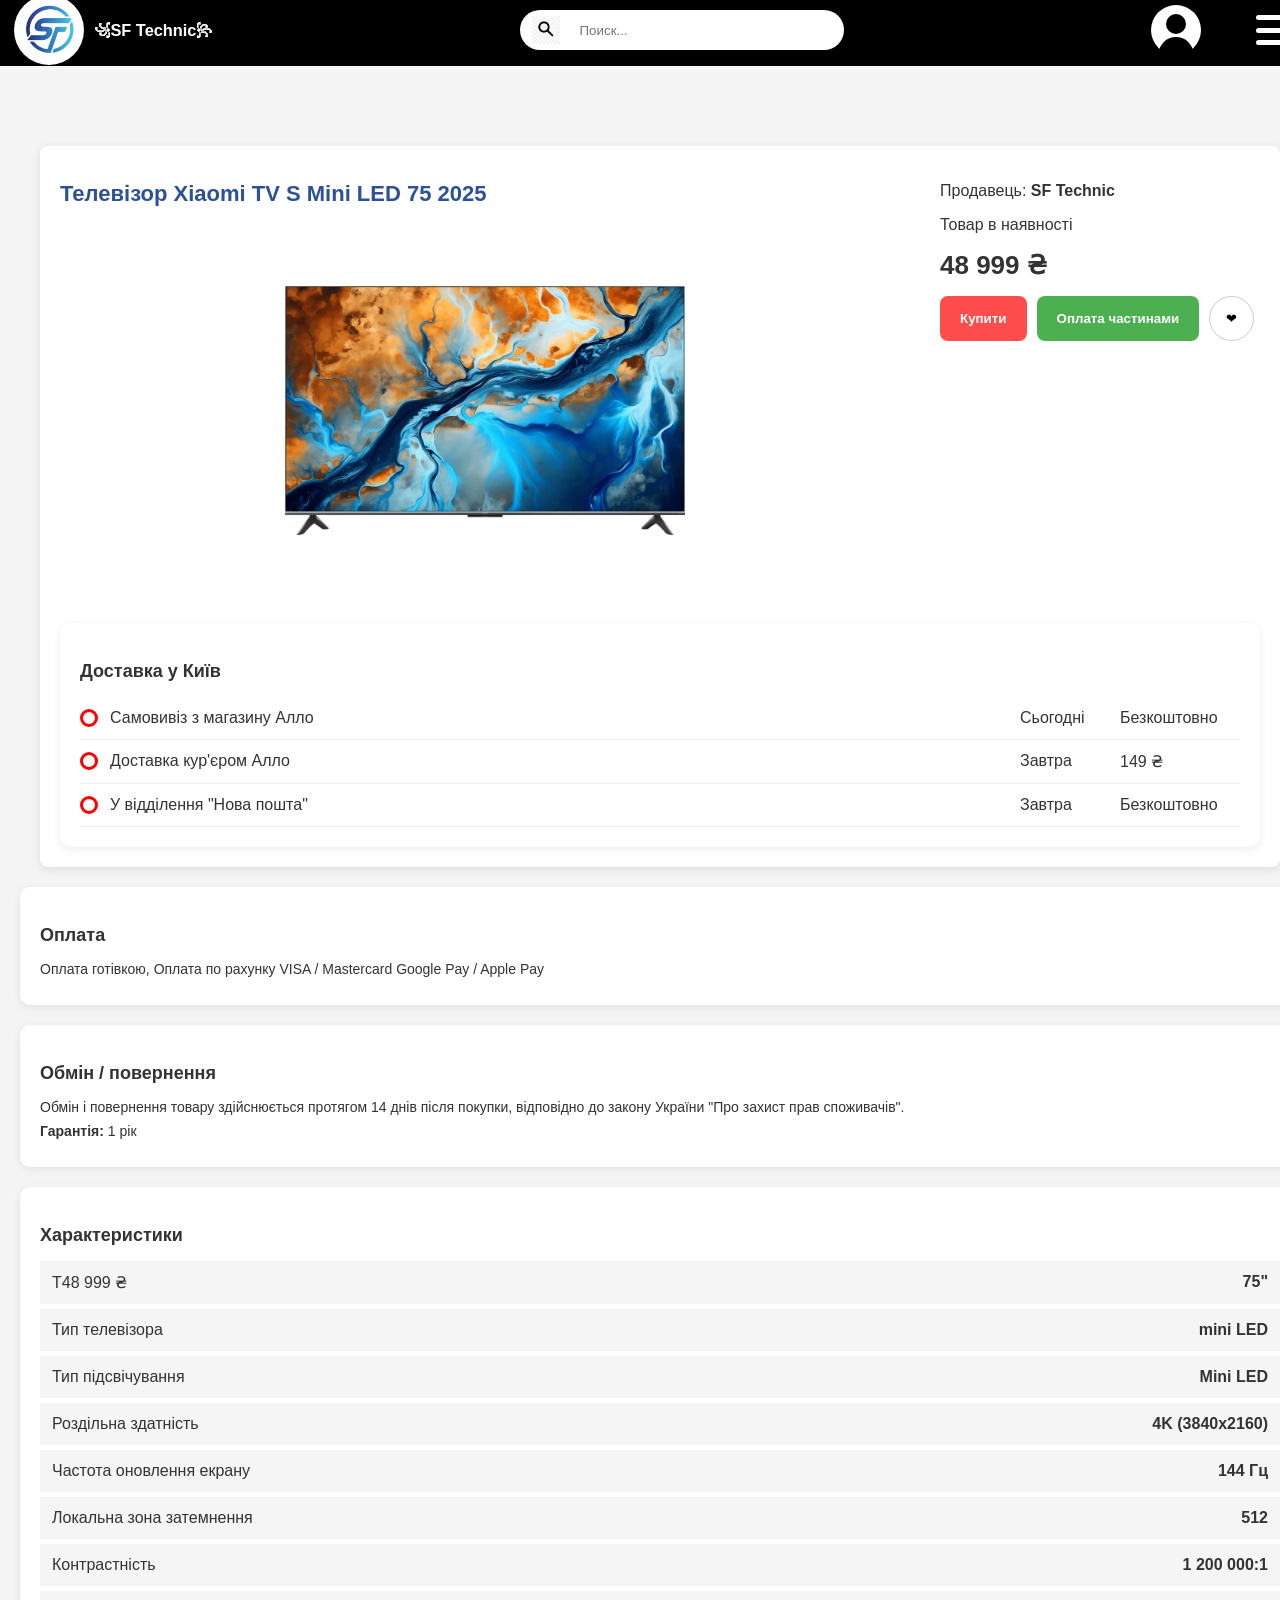
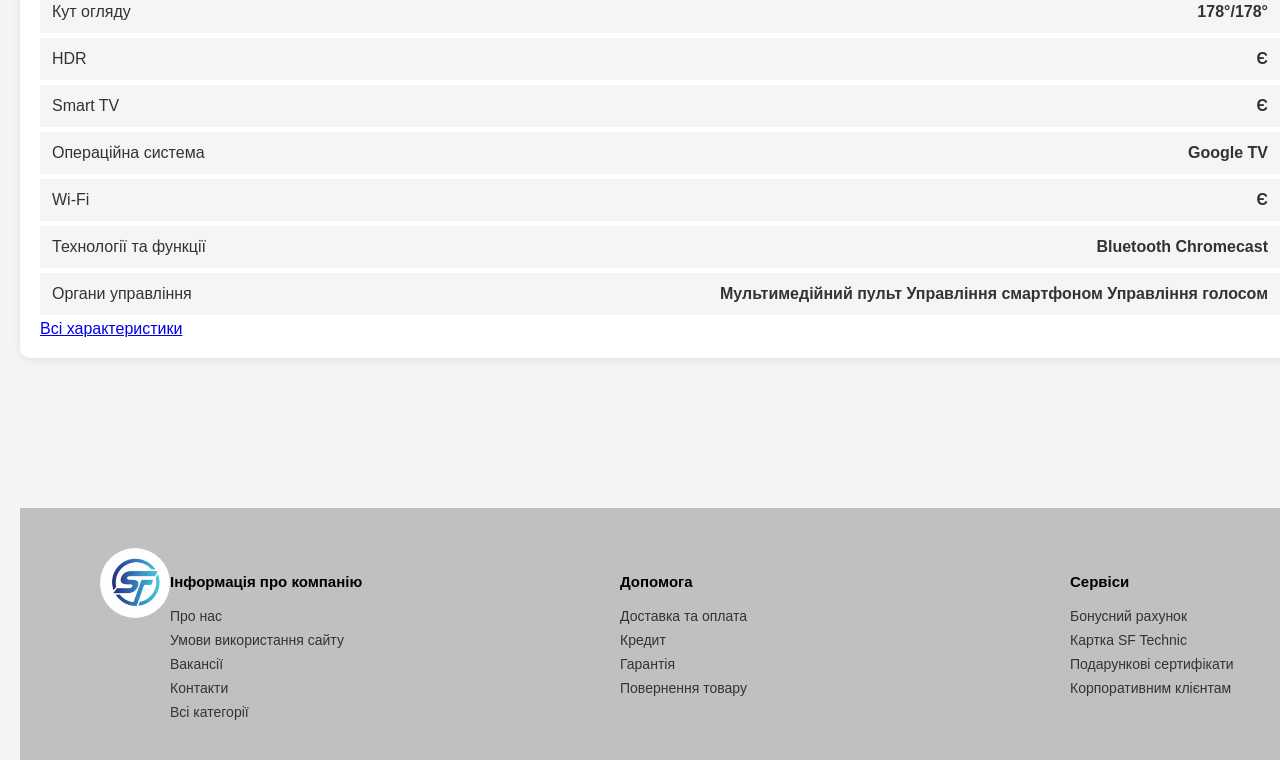
<file: Телевізор.html>
<!DOCTYPE html>
<html lang="en">
<head  name="viewport" content="width=device-width, initial-scale=1.0">
    <meta charset="UTF-8">
    <meta name="viewport" content="width=device-width, initial-scale=1.0">
    <title>Інтернет магазин</title>
    <link rel="stylesheet" href="Index.css">
  
    <style>
     body {
    font-family: Arial, sans-serif;
    background-color: #f4f4f4;
    padding: 20px;
    color: #333;
}
#header{
    margin-left: -2%;
   margin-top: -2%;
   margin-right: -2%;
    background: #000;
    color: #fff;
    display: flex;
    align-items: center;
    justify-content: space-between;
    padding: 0px 20px;
    
}
/* ОБЩЕЕ */
.product-container {
    width: 100%;
    max-width: 1200px;
    margin: auto;
    background: #fff;
    border-radius: 8px;
    box-shadow: 0 2px 10px rgba(0,0,0,0.1);
    margin-top: 80px;
    padding: 20px;
}

/* ВЕРХНИЙ БЛОК */
.product-top {
    display: flex;
    gap: 30px;
}

/* ЛЕВАЯ ЧАСТЬ */
.product-main {
    flex: 1;
}

.product-title {
    font-size: 22px;
    color: #2c509a;
    margin-bottom: 15px;
}

.image-wrapper {
    text-align: center;
}

.image-wrapper img {
    width: 100%;
    max-width: 400px;
}

/* ПРАВАЯ ЧАСТЬ */
.purchase-section {
    width: 320px;
}

.price {
    font-size: 26px;
    font-weight: bold;
    margin: 15px 0;
}

.button-group {
    display: flex;
    gap: 10px;
    flex-wrap: wrap;
}

/* КНОПКИ */
.btn {
    padding: 12px 20px;
    border-radius: 8px;
    border: none;
    font-weight: bold;
    cursor: pointer;
}

.btn-buy {
    background: #ff4d4d;
    color: white;
}

.btn-credit {
    background: #4CAF50;
    color: white;
}

.btn-wishlist {
    width: 45px;
    height: 45px;
    border-radius: 50%;
    border: 1px solid #ccc;
    background: white;
    cursor: pointer;
}

/* БЛОКИ */
.info-block {
    margin-top: 30px;
}

/* ДОСТАВКА */
.delivery-item {
    display: grid;
    grid-template-columns: 2fr 1fr 1fr;
    padding: 10px 0;
    border-bottom: 1px solid #eee;
}

/* ХАРАКТЕРИСТИКИ */
.specs-table {
    width: 100%;
    border-collapse: collapse;
}

.specs-table td {
    padding: 12px;
    background: #f5f5f5;
    border-bottom: 5px solid white;
}

.specs-table td:last-child {
    text-align: right;
    font-weight: bold;
}

/* 📱 МОБИЛКА */
@media (max-width: 768px) {

    .product-top {
        flex-direction: column;
    }

    .purchase-section {
        width: 100%;
    }

    .image-wrapper img {
        max-width: 100%;
    }

    .button-group {
        flex-direction: column;
    }

    .btn {
        width: 100%;
    }

}

.info-block {
    margin-top: 20px;
    background: white;
    border-radius: 10px;
    padding: 20px;
    box-shadow: 0 2px 8px rgba(0,0,0,0.08);
}

/* заголовки */
.info-block h3 {
    margin-bottom: 15px;
    font-size: 18px;
}

/* текст внутри */
.info-block p {
    margin: 8px 0;
    font-size: 14px;
}

/* доставка строки */
.delivery-item {
    display: grid;
    grid-template-columns: 30px 1fr 100px 120px;
    align-items: center;
    padding: 12px 0;
    border-bottom: 1px solid #eee;
}

/* кружочек */
.delivery-item::before {
    content: "";
    width: 12px;
    height: 12px;
    border: 3px solid red;
    border-radius: 50%;
    display: inline-block;
}

/* мобильная версия */
@media (max-width: 768px) {
    .delivery-item {
        grid-template-columns: 20px 1fr;
        row-gap: 5px;
    }

    .delivery-time,
    .delivery-price {
        grid-column: 2;
    }
}
    </style>
</head>
<body>
      <header id="header">

 <a href="Index.html" class="left">
    <div class="left">
        <img src="file/Логотип _SF_ в градієнті.png" class="logo">
        <span class="title"><h3>꧁SF Technic꧂</h3> </span>
    </div>
</a>
    <div class="center">
        <div class="search-box">
            <img src="file/pngtree-search-icon-image_1344447.jpg" class="icon">
            <input type="text" placeholder="Поиск...">
        </div>
    </div>
    <div class="right">
      <div class="user-icon"></div>
        <img src="file/account_avatar_face_man_people_profile_user_icon_123197.png" class="user">
        <div class="menu-btn">
    <span></span>
    <span></span> 
    <span></span>
  </div>
    </div>
</header>


<div class="product-container">

    <div class="product-top"> <!-- НОВЫЙ БЛОК -->

        <div class="product-main">
            <h1 class="product-title">Телевізор Xiaomi TV S Mini LED 75 2025</h1>
            <div class="image-wrapper">
                <img src="file/s_mini_led_75-front_.webp">
            </div>
        </div>

        <div class="purchase-section">
            <p class="seller">Продавець: <strong>SF Technic</strong></p>
            <p class="status">Товар в наявності</p>
            <div class="price">48 999 ₴</div>

            <div class="button-group">
                <button class="btn btn-buy">Купити</button>
                <button class="btn btn-credit">Оплата частинами</button>
                <button class="btn-wishlist">❤</button>
            </div>
        </div>

    </div>

    <div class="info-block">
        <h3>Доставка у Київ</h3>
        <div class="delivery-item">
            <span>Самовивіз з магазину Алло</span>
            <span class="delivery-time">Сьогодні</span>
            <span class="delivery-price">Безкоштовно</span>
        </div>
        <div class="delivery-item">
            <span>Доставка кур'єром Алло</span>
            <span class="delivery-time">Завтра</span>
            <span class="delivery-price">149 ₴</span>
        </div>
        <div class="delivery-item">
            <span>У відділення "Нова пошта"</span>
            <span class="delivery-time">Завтра</span>
            <span class="delivery-price">Безкоштовно</span>
        </div>
    </div>
   
</div>

<!-- 💳 ОПЛАТА -->
<div class="info-block">
    <h3>Оплата</h3>
    <p>Оплата готівкою, Оплата по рахунку VISA / Mastercard Google Pay / Apple Pay</p>
</div>

<!-- 🔁 ОБМЕН -->
<div class="info-block">
    <h3>Обмін / повернення</h3>
    <p>
        Обмін і повернення товару здійснюється протягом 14 днів після покупки,
        відповідно до закону України "Про захист прав споживачів".
    </p>
    <p><strong>Гарантія:</strong> 1 рік</p>
</div>


    <div class="info-block">
        <h3>Характеристики</h3>
        <table class="specs-table">
            <tr>
                <td>Т48 999 ₴</td>
                <td>75"</td>
            </tr>
            <tr>
                <td>Тип телевізора</td>
                <td>mini LED</td>
            </tr>
            <tr>
                <td>Тип підсвічування</td>
                <td>Mini LED</td>
            </tr>
            <tr>
                <td>Роздільна здатність</td>
                <td>4K (3840x2160)</td>
            </tr>
            <tr>
                <td>Частота оновлення екрану</td>
                <td>144 Гц</td>
            </tr>
            <tr>
                <td>Локальна зона затемнення</td>
                <td>512</td>
            </tr>
            <tr>
                <td>Контрастність</td>
                <td>1 200 000:1</td>
            </tr>
            <tr>
                <td>Кут огляду</td>
                <td>178°/178°</td>
            </tr>
            <tr>
                <td>HDR</td>
                <td>Є</td>
            </tr>
            <tr>
                <td>Smart TV</td>
                <td>Є</td>
            </tr>
            <tr>
                <td>Операційна система</td>
                <td>Google TV</td>
            </tr>
            <tr>
                <td>Wi-Fi</td>
                <td>Є</td>
            </tr>
            <tr>
                <td>Технології та функції</td>
                <td>Bluetooth

Chromecast</td>
            </tr>
            <tr>
                <td>Органи управління</td>
                <td>Мультимедійний пульт

Управління смартфоном

Управління голосом</td>
            </tr>
        </table>
        <a href="#" class="more-link">Всі характеристики</a>
    </div>
</div>





<footer>
    <div>
         <img src="file/Логотип _SF_ в градієнті.png" class="logo">
    </div>
    <div>
        <h5><b>Інформація про компанію</b></h5>
        <h6>Про нас</h6>
        <h6>Умови використання сайту</h6>
        <h6>Вакансії</h6>
        <h6>Контакти</h6>
        <h6>Всі категорії</h6>
    </div>
    <div>
        <h5><b>Допомога</b></h5>
        <h6>Доставка та оплата</h6>
        <h6>Кредит</h6>
        <h6>Гарантія</h6>
        <h6>Повернення товару</h6>
    </div>
  <div>
        <h5><b>Сервіси</b></h5>
        <h6>Бонусний рахунок</h6>
        <h6>Картка SF Technic</h6>
        <h6>Подарункові сертифікати</h6>
        <h6>Корпоративним клієнтам</h6>
    </div>
</footer>

</body>
</html>
</file>
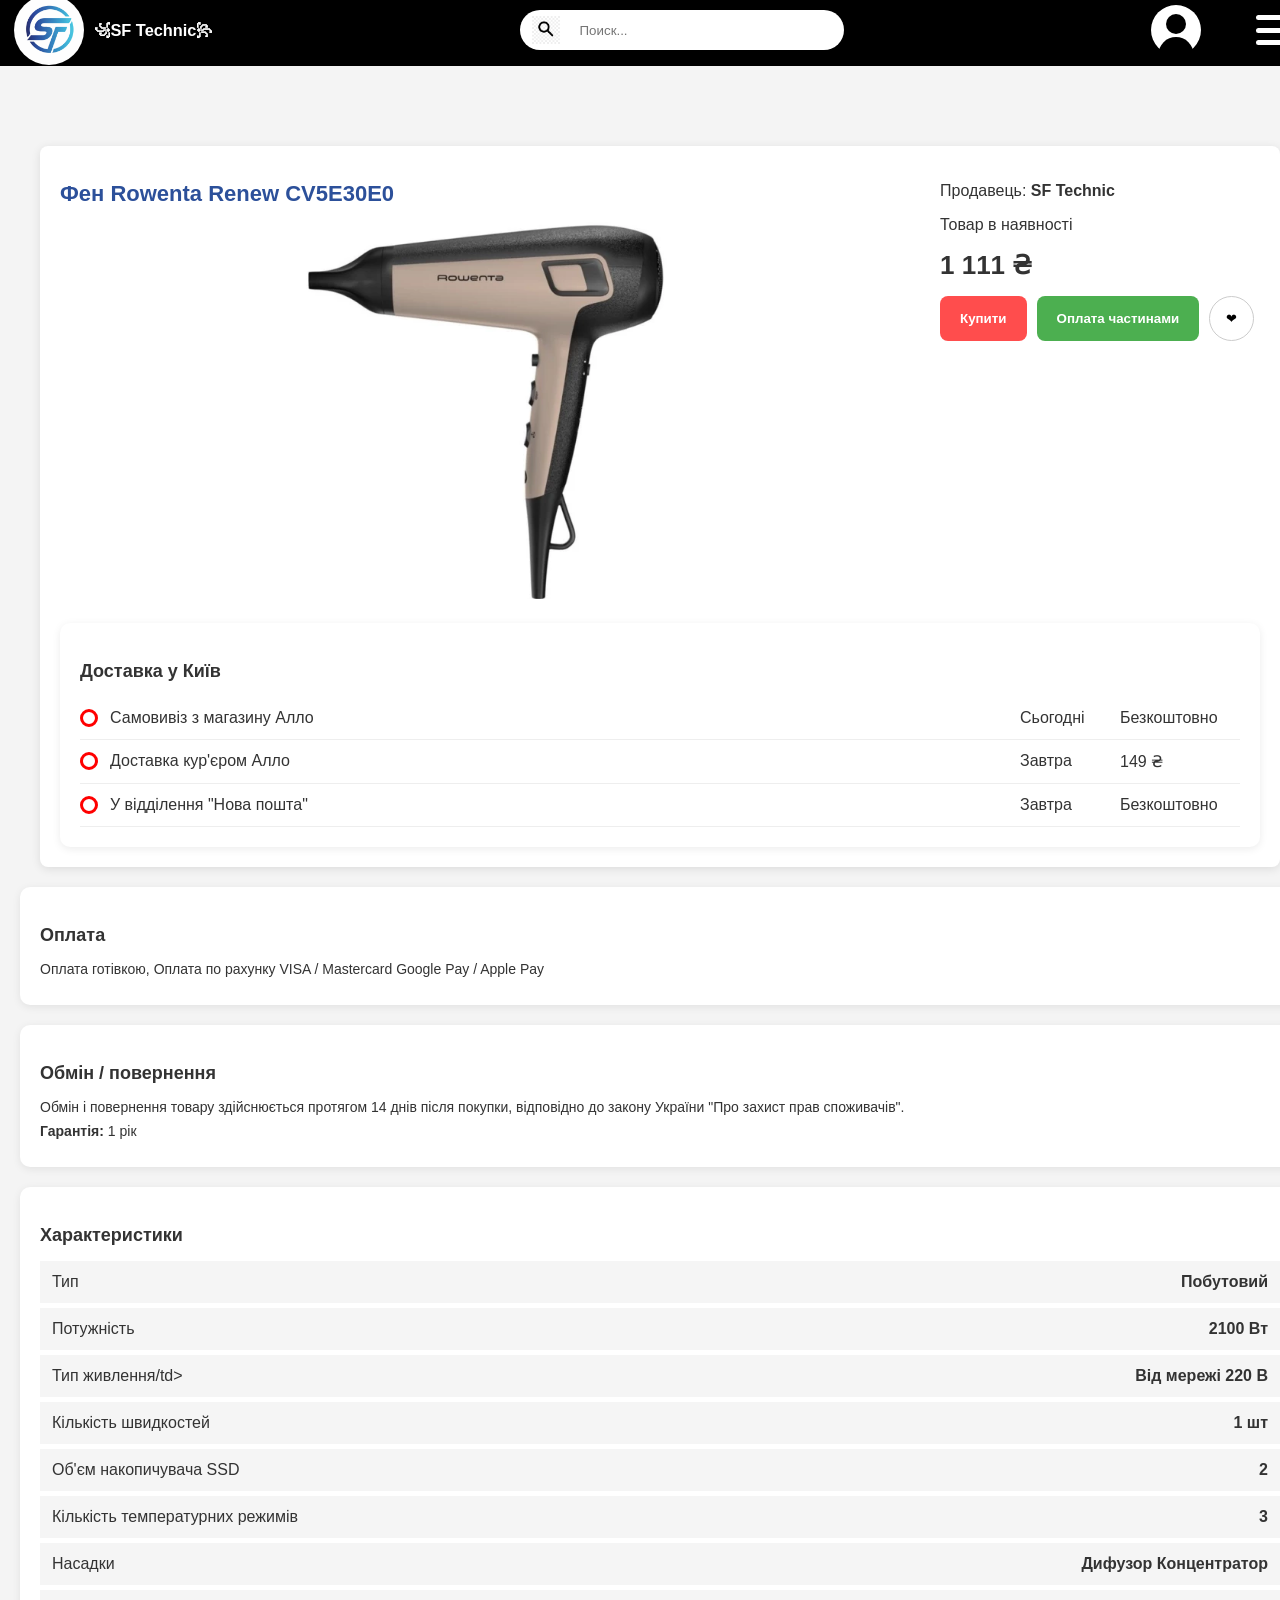
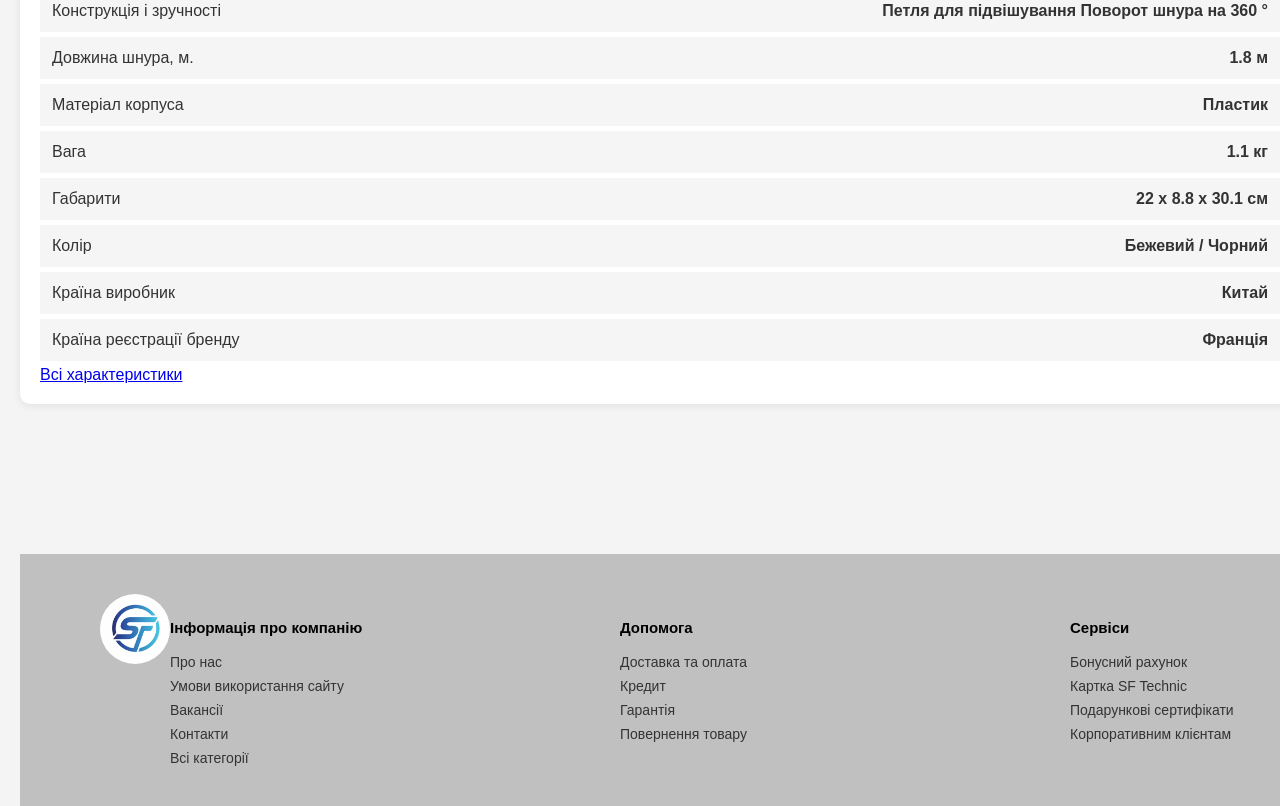
<file: Фен Rowenta Renew CV5E30E0.html>
<!DOCTYPE html>
<html lang="en">
<head  name="viewport" content="width=device-width, initial-scale=1.0">
    <meta charset="UTF-8">
    <meta name="viewport" content="width=device-width, initial-scale=1.0">
    <title>Інтернет магазин</title>
    <link rel="stylesheet" href="Index.css">
  
    <style>
     body {
    font-family: Arial, sans-serif;
    background-color: #f4f4f4;
    padding: 20px;
    color: #333;
}
#header{
    margin-left: -2%;
   margin-top: -2%;
   margin-right: -2%;
    background: #000;
    color: #fff;
    display: flex;
    align-items: center;
    justify-content: space-between;
    padding: 0px 20px;
    
}
/* ОБЩЕЕ */
.product-container {
    width: 100%;
    max-width: 1200px;
    margin: auto;
    background: #fff;
    border-radius: 8px;
    box-shadow: 0 2px 10px rgba(0,0,0,0.1);
    margin-top: 80px;
    padding: 20px;
}

/* ВЕРХНИЙ БЛОК */
.product-top {
    display: flex;
    gap: 30px;
}

/* ЛЕВАЯ ЧАСТЬ */
.product-main {
    flex: 1;
}

.product-title {
    font-size: 22px;
    color: #2c509a;
    margin-bottom: 15px;
}

.image-wrapper {
    text-align: center;
}

.image-wrapper img {
    width: 100%;
    max-width: 400px;
}

/* ПРАВАЯ ЧАСТЬ */
.purchase-section {
    width: 320px;
}

.price {
    font-size: 26px;
    font-weight: bold;
    margin: 15px 0;
}

.button-group {
    display: flex;
    gap: 10px;
    flex-wrap: wrap;
}

/* КНОПКИ */
.btn {
    padding: 12px 20px;
    border-radius: 8px;
    border: none;
    font-weight: bold;
    cursor: pointer;
}

.btn-buy {
    background: #ff4d4d;
    color: white;
}

.btn-credit {
    background: #4CAF50;
    color: white;
}

.btn-wishlist {
    width: 45px;
    height: 45px;
    border-radius: 50%;
    border: 1px solid #ccc;
    background: white;
    cursor: pointer;
}

/* БЛОКИ */
.info-block {
    margin-top: 30px;
}

/* ДОСТАВКА */
.delivery-item {
    display: grid;
    grid-template-columns: 2fr 1fr 1fr;
    padding: 10px 0;
    border-bottom: 1px solid #eee;
}

/* ХАРАКТЕРИСТИКИ */
.specs-table {
    width: 100%;
    border-collapse: collapse;
}

.specs-table td {
    padding: 12px;
    background: #f5f5f5;
    border-bottom: 5px solid white;
}

.specs-table td:last-child {
    text-align: right;
    font-weight: bold;
}

/* 📱 МОБИЛКА */
@media (max-width: 768px) {

    .product-top {
        flex-direction: column;
    }

    .purchase-section {
        width: 100%;
    }

    .image-wrapper img {
        max-width: 100%;
    }

    .button-group {
        flex-direction: column;
    }

    .btn {
        width: 100%;
    }

}

.info-block {
    margin-top: 20px;
    background: white;
    border-radius: 10px;
    padding: 20px;
    box-shadow: 0 2px 8px rgba(0,0,0,0.08);
}

/* заголовки */
.info-block h3 {
    margin-bottom: 15px;
    font-size: 18px;
}

/* текст внутри */
.info-block p {
    margin: 8px 0;
    font-size: 14px;
}

/* доставка строки */
.delivery-item {
    display: grid;
    grid-template-columns: 30px 1fr 100px 120px;
    align-items: center;
    padding: 12px 0;
    border-bottom: 1px solid #eee;
}

/* кружочек */
.delivery-item::before {
    content: "";
    width: 12px;
    height: 12px;
    border: 3px solid red;
    border-radius: 50%;
    display: inline-block;
}

/* мобильная версия */
@media (max-width: 768px) {
    .delivery-item {
        grid-template-columns: 20px 1fr;
        row-gap: 5px;
    }

    .delivery-time,
    .delivery-price {
        grid-column: 2;
    }
}
    </style>
</head>
<body>
      <header id="header">

 <a href="Index.html" class="left">
    <div class="left">
        <img src="file/Логотип _SF_ в градієнті.png" class="logo">
        <span class="title"><h3>꧁SF Technic꧂</h3> </span>
    </div>
</a>
    <div class="center">
        <div class="search-box">
            <img src="file/pngtree-search-icon-image_1344447.jpg" class="icon">
            <input type="text" placeholder="Поиск...">
        </div>
    </div>
    <div class="right">
      <div class="user-icon"></div>
        <img src="file/account_avatar_face_man_people_profile_user_icon_123197.png" class="user">
        <div class="menu-btn">
    <span></span>
    <span></span> 
    <span></span>
  </div>
    </div>
</header>


<div class="product-container">

    <div class="product-top"> <!-- НОВЫЙ БЛОК -->

        <div class="product-main">
            <h1 class="product-title">Фен Rowenta Renew CV5E30E0</h1>
            <div class="image-wrapper">
                <img src="file/597461487.webp   ">
            </div>
        </div>

        <div class="purchase-section">
            <p class="seller">Продавець: <strong>SF Technic</strong></p>
            <p class="status">Товар в наявності</p>
            <div class="price">1 111 ₴</div>

            <div class="button-group">
                <button class="btn btn-buy">Купити</button>
                <button class="btn btn-credit">Оплата частинами</button>
                <button class="btn-wishlist">❤</button>
            </div>
        </div>

    </div>

    <div class="info-block">
        <h3>Доставка у Київ</h3>
        <div class="delivery-item">
            <span>Самовивіз з магазину Алло</span>
            <span class="delivery-time">Сьогодні</span>
            <span class="delivery-price">Безкоштовно</span>
        </div>
        <div class="delivery-item">
            <span>Доставка кур'єром Алло</span>
            <span class="delivery-time">Завтра</span>
            <span class="delivery-price">149 ₴</span>
        </div>
        <div class="delivery-item">
            <span>У відділення "Нова пошта"</span>
            <span class="delivery-time">Завтра</span>
            <span class="delivery-price">Безкоштовно</span>
        </div>
    </div>
   
</div>

<!-- 💳 ОПЛАТА -->
<div class="info-block">
    <h3>Оплата</h3>
    <p>Оплата готівкою, Оплата по рахунку VISA / Mastercard Google Pay / Apple Pay</p>
</div>

<!-- 🔁 ОБМЕН -->
<div class="info-block">
    <h3>Обмін / повернення</h3>
    <p>
        Обмін і повернення товару здійснюється протягом 14 днів після покупки,
        відповідно до закону України "Про захист прав споживачів".
    </p>
    <p><strong>Гарантія:</strong> 1 рік</p>
</div>


    <div class="info-block">
        <h3>Характеристики</h3>
        <table class="specs-table">
            <tr>
                <td>Тип</td>
                <td>Побутовий</td>
            </tr>
            <tr>
                <td>Потужність</td>
                <td>2100 Вт</td>
            </tr>
            <tr>
                <td>Тип живлення/td>
                <td>Від мережі 220 В</td>
            </tr>
            <tr>
                <td>Кількість швидкостей</td>
                <td>1 шт</td>
            </tr>
            <tr>
                <td>Об'єм накопичувача SSD</td>
                <td>2</td>
            </tr>
            <tr>
                <td>Кількість температурних режимів</td>
                <td>3</td>
            </tr>
            <tr>
                <td>Насадки</td>
                <td>Дифузор

Концентратор</td>
            </tr>
            <tr>
                <td>Конструкція і зручності</td>
                <td>Петля для підвішування

Поворот шнура на 360 °</td>
            </tr>
            <tr>
                <td>Довжина шнура, м.</td>
                <td>1.8 м</td>
            </tr>
            <tr>
                <td>Матеріал корпуса</td>
                <td>Пластик</td>
            </tr>
            <tr>
                <td>Вага</td>
                <td>1.1 кг</td>
            </tr>
            <tr>
                <td>Габарити</td>
                <td>22 x 8.8 x 30.1 см</td>
            </tr>
            <tr>
                <td>Колір</td>
                <td>Бежевий / Чорний</td>
            </tr>
            <tr>
                <td>Країна виробник</td>
                <td>Китай</td>
            </tr>
            <tr>
                <td>Країна реєстрації бренду</td>
                <td>Франція</td>
            </tr>
        </table>
        <a href="#" class="more-link">Всі характеристики</a>
    </div>
</div>





<footer>
    <div>
         <img src="file/Логотип _SF_ в градієнті.png" class="logo">
    </div>
    <div>
        <h5><b>Інформація про компанію</b></h5>
        <h6>Про нас</h6>
        <h6>Умови використання сайту</h6>
        <h6>Вакансії</h6>
        <h6>Контакти</h6>
        <h6>Всі категорії</h6>
    </div>
    <div>
        <h5><b>Допомога</b></h5>
        <h6>Доставка та оплата</h6>
        <h6>Кредит</h6>
        <h6>Гарантія</h6>
        <h6>Повернення товару</h6>
    </div>
  <div>
        <h5><b>Сервіси</b></h5>
        <h6>Бонусний рахунок</h6>
        <h6>Картка SF Technic</h6>
        <h6>Подарункові сертифікати</h6>
        <h6>Корпоративним клієнтам</h6>
    </div>
</footer>

</body>
</html>
</file>
<file: Index.css>
/* Убираем отступы */
html, body {
    height: 10%;
    margin: 0;
    width: 100%;
     
}
body{
    display: flex;
    flex-direction: column;
}


/* ХЕДЕР */
.header{
 
    background: #000;
    color: #fff;
    display: flex;
    align-items: center;
    justify-content: space-between;
    padding: 0px 20px;
    
}

/* ЛЕВАЯ ЧАСТЬ */
.left{
    display: flex;
    align-items: center;
    gap: 10px;
}

.logo{
    width: 10px;
    border-radius: 50%;
}

.title{
    font-size: 38px;
}

/* ЦЕНТР */
.center{
    flex: 1;
    display: flex;
    justify-content: center;
}

/* ПОИСК */
.search-box{
    display: flex;
    align-items: center;
    background: #fff;
    border-radius: 25px;
    padding: 6px 12px;
    width: 300px;
}

.search-box .icon{
    width: 28px;
    margin-right: 18px;
}

.search-box input{
    border: none;
    outline: none;
    flex: 1;
}

/* ПРАВАЯ ЧАСТЬ */
.right{
    display: flex;
    align-items: center;
    gap: 15px;
}

.user, .menu{
    width: 25px;
    cursor: pointer;
}

.left{
    display: flex;
    align-items: center;
    gap: 10px;
    text-decoration: none; /* убрать подчеркивание */
    color: white;          /* цвет текста */
}
.user-icon{
    width: 50px;
    height: 50px;
    background: #fff;              /* белый круг */
    border-radius: 50%;
    position: relative;
    


}

/* голова */
.user-icon::before{
    content: "";
    width: 20px;
    height: 20px;
    background: #000;
    border-radius: 50%;
    position: absolute;
    top: 9px;
    left: 50%;
    transform: translateX(-50%);
}

/* тело */
.user-icon::after{
    content: "";
    width: 35px;
    height:18px;
    background: #000;
    border-radius: 20px 20px 0 0;
    position: absolute;
    bottom: 0px;
    left: 50%;
    transform: translateX(-50%);
}
.menu-btn{
    width: 50px;
    height: 30px;
    display: flex;
    flex-direction: column;
    justify-content: space-between;
    cursor: pointer;
}

.menu-btn span{
    display: block;
    height: 5px;
    background: #fff; /* БЕЛЫЙ цвет */
    border-radius: 9px;
}
.img{
  text-align: center;  
  margin-top: 2%;

}
#img{
    border-radius: 40px;
      width: 400px;
}
#text{
    margin-left: 10%;
}



body{
    margin: 0;
    font-family: Arial, sans-serif;
    background: #eee;
}

/* КОНТЕЙНЕР */
.container{
    display: flex;
    flex-wrap: wrap; /* перенос строк */
    gap: 20px;
       justify-content: center;
    padding: 40px;
}

/* КАРТОЧКА */
.card{
    width: 260px;
    background: #fff;
    border: 1px solid #ccc;
    padding: 15px;
    position: relative;
}

/* КАРТИНКА */
.card img{
    width: 100%;
}
.fav, .cart {
    width: 38px;
    height: 38px;
    border: none;
    border-radius: 50%;
    cursor: pointer;
    background: white;
    font-size: 18px;
    display: flex;
    align-items: center;
    justify-content: center;
    box-shadow: 0 2px 8px rgba(0,0,0,0.15);
}

.fav:hover {
    color: red;
}

/* ЦВЕТА (точки) */
.colors{
    display: flex;
    gap: 8px;
    margin: 10px 0;
}

.colors span{
    width: 12px;
    height: 12px;
    border-radius: 50%;
    display: inline-block;
}

.black{ background: black; }
.gray{ background: lightgray; }
.purple{ background: purple; }
.blue{ background: blue; }

/* НАЗВАНИЕ */
.title{
    font-size: 14px;
    margin: 10px 0;
}

/* РЕЙТИНГ */
.rating{
    color: gold;
    font-size: 14px;
}

/* ОТЗЫВЫ */
.reviews{
    font-size: 13px;
    color: #555;
}

/* ЦЕНА */
.price{
    font-size: 20px;
    margin-top: 10px;
}

/* КНОПКА КОРЗИНЫ */
.cart{
    position: absolute;
    bottom: 15px;
    right: 15px;
    background: red;
    color: white;
    border-radius: 20%;
    padding: 8px 10px;
    cursor: pointer;
}

/* ИКОНКА ЛАЙКА */
.like{
    position: absolute;
    right: 10px;
    top: 10px;
    font-size: 18px;
}
.card-link{
    text-decoration: none;
    color: black;
    display: block;
}


.baba{
    padding: 0px;
    background-color: rgb(13, 255, 0);
    border-radius: 100%;
    height: 60px;
    width: 60px; 
    position: fixed;
    left:94%;
    top: 87%;
    
}
.l{
    width: 30px;
    text-align: center;
    margin-top: 25%;
    margin-left: 25%;
}




footer {
    display: flex;
    /* justify-content: space-between; */
    align-items: flex-start;
    background-color: #c0c0c0;
    padding: 40px 80px;
    font-family: Arial, sans-serif;
    width: 90%;
    margin:  150px 0 0 0 ;
}

/* Колонки */
footer > div {
    display: flex;
    flex-direction: column;
    gap: 8px;

}

/* Логотип */
.logo {
    width: 70px;
    height: 70px;
    border-radius: 50%;
}

/* Заголовки */
footer h5 {
    font-size: 15px;
    margin-bottom: 10px;
    color: #000;
}

/* Текст */
footer h6 {
    font-size: 14px;
    font-weight: normal;
    color: #333;
    margin: 0;
    cursor: pointer;
    transition: 0.2s;
}

/* Hover как на сайтах */
footer h6:hover {
    text-decoration: underline;
}

/* Чтоб колонки были ровно как на скрине */
footer > div:not(:first-child) {
    min-width:  450px;
    width: 100px;
    min-height: 90px;
    margin-bottom: 0;
}


#p{
    margin-top: 100px;
}
</file>
